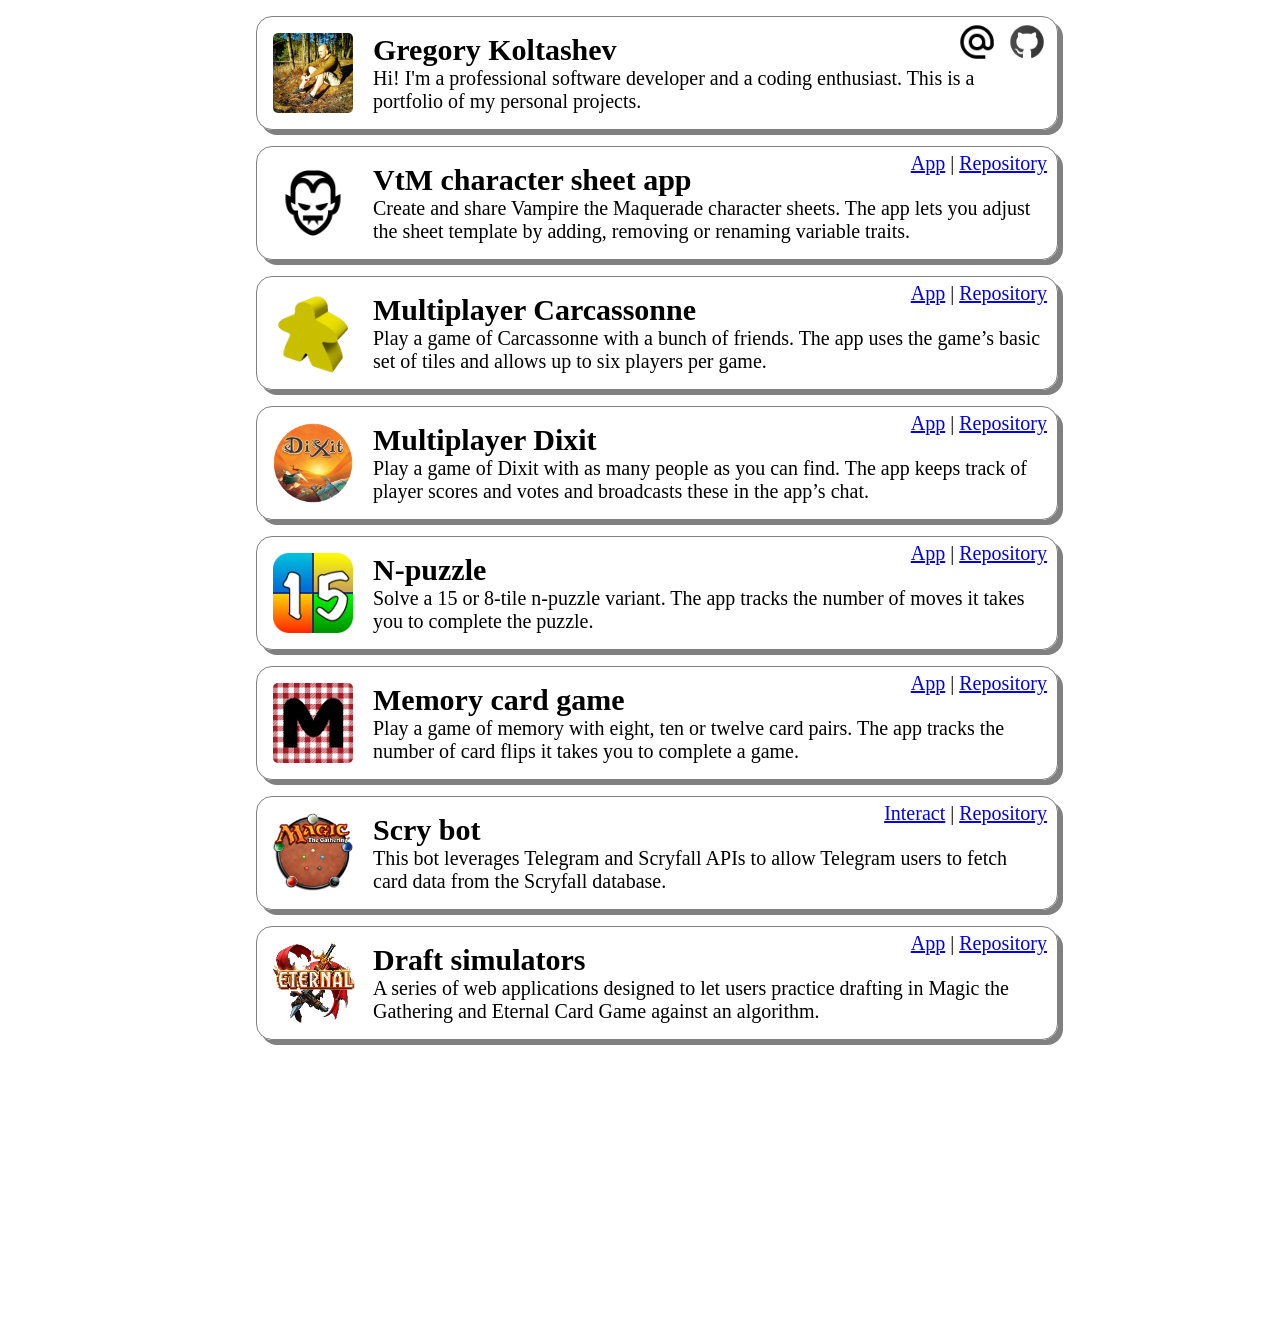
<file: index.html>
<!DOCTYPE html>
<html>
    <head>
        <title>
            Portfolio
        </title>
        <link rel="stylesheet" href="style.css">
        <script src="script.js"></script>
    </head>
    <body>
        <div id="feed">

            <!--MOI-->
            <div class="entries" id="moi" onclick="toggle('moi')">
                <div class="nav">
                    <a class="socmedicons"
                       href="mailto:grigory.koltashev@gmail.com">
                        <img src="icons/email.png" alt="Email" class="icons">
                    </a>
                    <!--<a class="socmedicons"
                       href="https://www.linkedin.com/in/gregory-koltashev-5167117b/">
                        <img src="icons/linkedin.png" alt="LinkedIn" class="icons">
                    </a>-->
                    <a class="socmedicons"
                       href="https://github.com/Konntroll">
                        <img src="icons/github.png" alt="GitHub" class="icons">
                    </a>
                </div>
                <img src="logos/avatar.jpg" class="logos" id="moiLogo" />
                <div class="text" id="moiText">
                    <div class="headers">Gregory Koltashev</div>
                    <div class="intros">
                        Hi! I'm a professional software developer and a coding enthusiast. This is a portfolio of my personal projects.
                        <p class="additionalText" id="moiExt">Click on the panels below for more info. Better yet, play with the apps and let me know what you think. <b>NB:</b> Heroku apps are "sleepy" so please allow 10 seconds for them to start working.</p>
                    </div>
                    <div class="details" id="moiDeets">
                        
                    </div>
                </div>
            </div>

            <!--Vampire the Masquerade-->
            <div class="entries" id="vtm" onclick="toggle('vtm')">
                <div class="nav">
                    <a href="https://charsheets-7856b.web.app/">App</a>
                    |
                    <a href="https://github.com/Konntroll/charsheets">Repository</a>
                </div>
                <img src="logos/vtm.png" class="logos" id="vtmLogo" />
                <div class="text" id="vtmText">
                    <div class="headers">VtM character sheet app</div>
                    <div class="intros">
                        Create and share Vampire the Maquerade character sheets. The app lets you adjust the sheet template by adding, removing or renaming variable traits.
                        <span class="additionalText" id="vtmExt">Furthermore, the app accounts for trait limit changes due to lower character generations. This lets you customize your character sheets in ways no printable version can.</span>
                    </div>
                    <div class="details" id="vtmDeets">
                        <div id="stack">
                            <div class="headers">Built with:</div>
                            <img src="icons/angular.png" alt="Angular" class="icons">
                            <img src="icons/ts.png" alt="TypeScript" class="icons">
                            <img src="icons/firebase.png" alt="Firebase" class="icons">
                            <img src="icons/html.png" alt="HTML" class="icons">
                            <img src="icons/css.png" alt="CSS" class="icons">
                        </div>
                        <div id="hosting">
                            <div class="headers">Hosted on:</div>
                            <img src="icons/firebase.png" alt="GitHub Pages" class="icons">
                        </div>
                        <div class="objectives">
                            <div class="headers">Objectives:</div>
                            <ul>
                                <li>Explore the Angular framework and TypeScript</li>
                                <li>Explore Firebase Firestore as a lightweight database option</li>
                                <li>Implement an application that requires basic user authentication</li>
                            </ul>
                        </div>
                    </div>
                </div>
            </div>

            <!--Carcassonne-->
            <div class="entries" id="carcassonne" onclick="toggle('carcassonne')">
                <div class="nav">
                    <a href="https://carcassonne-with-friendz.herokuapp.com/">App</a>
                    |
                    <a href="https://github.com/Konntroll/carcassonne">Repository</a>
                </div>
                <img src="logos/carcassonne.png" class="logos" id="carcassonneLogo" />
                <div class="text" id="carcassonneText">
                    <div class="headers">Multiplayer Carcassonne</div>
                    <div class="intros">
                        Play a game of Carcassonne with a bunch of friends. The app uses the game’s basic set of tiles and allows up to six players per game.
                        <span class="additionalText" id="carcassonneExt">The app doesn’t automatically track the score leaving it to the players but it does validate tile placements. In rare cases where a tile cannot be played, the app lets the player draw a new tile.</span>
                    </div>
                    <div class="details" id="carcassonneDeets">
                        <div id="stack">
                            <div class="headers">Built with:</div>
                            <img src="icons/node.png" alt="Node.js" class="icons">
                            <img src="icons/socketio.png" alt="Socket.io" class="icons">
                            <img src="icons/js.png" alt="JavaScript" class="icons">
                            <img src="icons/html.png" alt="HTML" class="icons">
                            <img src="icons/css.png" alt="CSS" class="icons">
                        </div>
                        <div id="hosting">
                            <div class="headers">Hosted on:</div>
                            <img src="icons/heroku.png" alt="Heroku" class="icons">
                        </div>
                        <div class="objectives">
                            <div class="headers">Objectives:</div>
                            <ul>
                                <li>Create an application that lets multiple users interact in real time</li>
                                <li>Explore Node.js as a backend development technology</li>
                                <li>Build something fun to share with friends</li>
                            </ul>
                        </div>
                    </div>
                </div>
            </div>

            <!--Dixit-->
            <div class="entries" id="dixit" onclick="toggle('dixit')">
                <div class="nav">
                    <a href="https://dixit-with-friendz.herokuapp.com/">App</a>
                    |
                    <a href="https://github.com/Konntroll/dixit">Repository</a>
                </div>
                <img src="logos/dixit.png" class="logos" id="dixitLogo" />
                <div class="text" id="dixitText">
                    <div class="headers">Multiplayer Dixit</div>
                    <div class="intros">
                        Play a game of Dixit with as many people as you can find. The app keeps track of player scores and votes and broadcasts these in the app’s chat.
                        <span class="additionalText" id="dixitExt">The number of players is unlimited but the game requires at least three players to play.</span>
                    </div>
                    <div class="details" id="dixitDeets">
                        <div id="stack">
                            <div class="headers">Built with:</div>
                            <img src="icons/node.png" alt="Node.js" class="icons">
                            <img src="icons/socketio.png" alt="Socket.io" class="icons">
                            <img src="icons/js.png" alt="JavaScript" class="icons">
                            <img src="icons/html.png" alt="HTML" class="icons">
                            <img src="icons/css.png" alt="CSS" class="icons">
                        </div>
                        <div id="hosting">
                            <div class="headers">Hosted on:</div>
                            <img src="icons/heroku.png" alt="Heroku" class="icons">
                        </div>
                        <div class="objectives">
                            <div class="headers">Objectives:</div>
                            <ul>
                                <li>Create an application that lets multiple users interact in real time</li>
                                <li>Explore Node.js as a backend development technology</li>
                                <li>Build something fun to share with friends</li>
                            </ul>
                        </div>
                    </div>
                </div>
            </div>

            <!--N-puzzle-->
            <div class="entries" id="npuzzle" onclick="toggle('npuzzle')">
                <div class="nav">
                    <a href="https://konntroll.github.io/npuzzle/npuzzle.html">App</a>
                    |
                    <a href="https://github.com/Konntroll/Konntroll.github.io/tree/master/npuzzle">Repository</a>
                </div>
                <img src="logos/npuzzle.png" class="logos" id="npuzzleLogo" />
                <div class="text" id="npuzzleText">
                    <div class="headers">N-puzzle</div>
                    <div class="intros">
                        Solve a 15 or 8-tile n-puzzle variant. The app tracks the number of moves it takes you to complete the puzzle.
                        <span class="additionalText" id="npuzzleExt">It also checks if each randomized set of tiles to be displayed to the user has a solution and, if not, replaces it with a new set.</span>
                    </div>
                    <div class="details" id="npuzzleDeets">
                        <div id="stack">
                            <div class="headers">Built with:</div>
                            <img src="icons/vue.png" alt="Vue.js" class="icons">
                            <img src="icons/js.png" alt="JavaScript" class="icons">
                            <img src="icons/css.png" alt="CSS" class="icons">
                            <img src="icons/html.png" alt="HTML" class="icons">
                        </div>
                        <div id="hosting">
                            <div class="headers">Hosted on:</div>
                            <img src="icons/github.png" alt="GitHub Pages" class="icons">
                        </div>
                        <div class="objectives">
                            <div class="headers">Objectives:</div>
                            <ul>
                                <li>Explore Vue.js as my first frontend framework</li>
                                <li>Practice building UIs that respond to user actions</li>
                            </ul>
                        </div>
                    </div>
                </div>
            </div>

            <!--Memory-->
            <div class="entries" id="memory" onclick="toggle('memory')">
                <div class="nav">
                    <a href="https://konntroll.github.io/memo/memoflip.html">App</a>
                    |
                    <a href="https://github.com/Konntroll/Konntroll.github.io/tree/master/memo">Repository</a>
                </div>
                <img src="logos/memory.png" class="logos" id="memoryLogo" />
                <div class="text" id="memoryText">
                    <div class="headers">Memory card game</div>
                    <div class="intros">
                        Play a game of memory with eight, ten or twelve card pairs. The app tracks the number of card flips it takes you to complete a game.
                        <span class="additionalText" id="memoryExt"></span>
                    </div>
                    <div class="details" id="memoryDeets">
                        <div id="stack">
                            <div class="headers">Built with:</div>
                            <img src="icons/vue.png" alt="Vue.js" class="icons">
                            <img src="icons/js.png" alt="JavaScript" class="icons">
                            <img src="icons/css.png" alt="CSS" class="icons">
                            <img src="icons/html.png" alt="HTML" class="icons">
                        </div>
                        <div id="hosting">
                            <div class="headers">Hosted on:</div>
                            <img src="icons/github.png" alt="GitHub Pages" class="icons">
                        </div>
                        <div class="objectives">
                            <div class="headers">Objectives:</div>
                            <ul>
                                <li>Explore Vue.js as my first frontend framework</li>
                                <li>Practice building UIs that respond to user actions</li>
                            </ul>
                        </div>
                    </div>
                </div>
            </div>

            <!--Telegram bot-->
            <div class="entries" id="telegram" onclick="toggle('telegram')">
                <div class="nav">
                    <a href="http://t.me/mtg_card_info_bot">Interact</a>
                    |
                    <a href="https://github.com/Konntroll/scrybot">Repository</a>
                </div>
                <img src="logos/magic.png" class="logos" id="telegramLogo" />
                <div class="text" id="telegramText">
                    <div class="headers">Scry bot</div>
                    <div class="intros">
                        This bot leverages Telegram and Scryfall APIs to allow Telegram users to fetch card data from the Scryfall database.
                        <span class="additionalText" id="telegramExt">The information that the bot retrieves includes a card image, either latest or specific to the user’s request, as well as format legality info and card price in euro. This can be handy in Magic-themed group chats and elsewhere.</span>
                    </div>
                    <div class="details" id="telegramDeets">
                        <div id="stack">
                            <div class="headers">Built with:</div>
                            <img src="icons/node.png" alt="Node.js" class="icons">
                        </div>
                        <div id="hosting">
                            <div class="headers">Hosted on:</div>
                            <img src="icons/heroku.png" alt="Heroku" class="icons">
                        </div>
                        <div class="objectives">
                            <div class="headers">Objectives:</div>
                            <ul>
                                <li>Try my hand at bot building and explore Node.js</li>
                                <li>Practice working with APIs</li>
                                <li>Create a practical utility I’d want to use myself</li>
                            </ul>
                        </div>
                    </div>
                </div>
            </div>

            <!--Draft simulators-->
            <div class="entries" id="draft" onclick="toggle('draft')">
                <div class="nav">
                    <a href="http://eternal-draft-simulator.herokuapp.com/draftsim.php">App</a>
                    |
                    <a href="https://github.com/Konntroll/EternalDraftSim_v0.1">Repository</a>
                </div>
                <img src="logos/eternal.png" class="logos" id="draftLogo" />
                <div class="text" id="draftText">
                    <div class="headers">Draft simulators</div>
                    <div class="intros">
                        A series of web applications designed to let users practice drafting in Magic the Gathering and Eternal Card Game against an algorithm.
                        <span class="additionalText" id="draftExt">In each case the algorithm in question would be the principal difference between the implementations. The first two apps were designed for Magic the Gathering. The latter was built for Eternal Card Game and featured a UI reminiscent of the one implemented in the actual game. This is the version currently available on Heroku.</span>
                    </div>
                    <div class="details" id="draftDeets">
                        <div id="stack">
                            <div class="headers">Built with:</div>
                            <img src="icons/php.png" alt="PHP" class="icons">
                            <img src="icons/mysql.png" alt="MySQL" class="icons">
                            <img src="icons/js.png" alt="JavaScript" class="icons">
                            <img src="icons/css.png" alt="CSS" class="icons">
                            <img src="icons/html.png" alt="HTML" class="icons">
                        </div>
                        <div id="hosting">
                            <div class="headers">Hosted on:</div>
                            <img src="icons/heroku.png" alt="Heroku" class="icons">
                        </div>
                        <div class="objectives">
                            <div class="headers">Objectives:</div>
                            <ul>
                                <li>First attempts at building apps I'd want to use</li>
                                <li>Learn PHP / MySQL ecosystem</li>
                                <li>First attempts at putting together a workable UI</li>
                            </ul>
                        </div>
                    </div>
                </div>
            </div>

        </div>        
    </body>
</html>
</file>
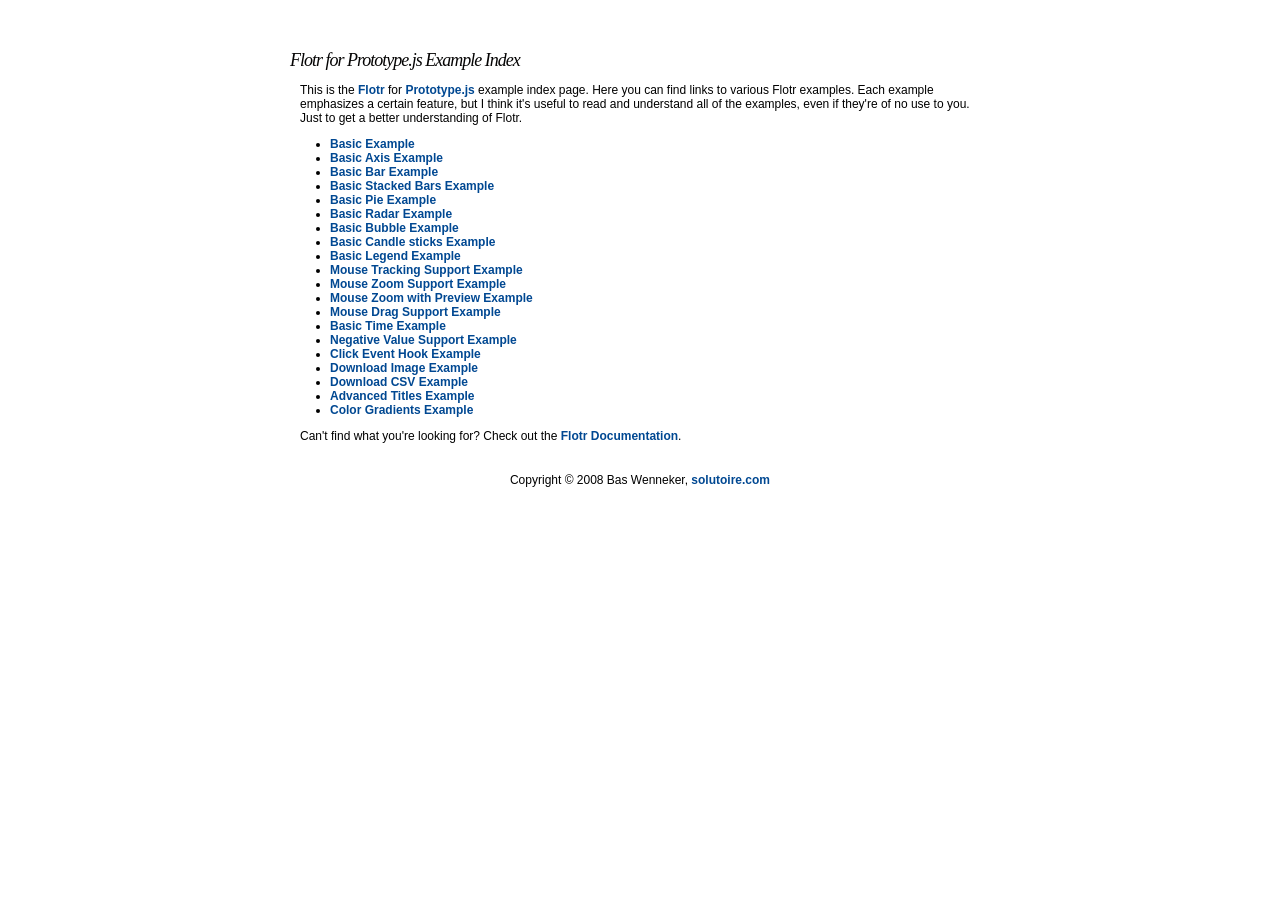
<file: Flotr2-master/old_examples/index.html>
<!DOCTYPE HTML PUBLIC "-//W3C//DTD HTML 4.01//EN" "http://www.w3.org/TR/html4/strict.dtd">
<html>
	<head>
		<meta http-equiv="Content-Type" content="text/html; charset=iso-8859-1" />
    <meta http-equiv="X-UA-Compatible" content="IE=edge" />
		<title>Flotr Example Index Page</title>
		<link rel="stylesheet" href="style.css" type="text/css" />
	</head>
	<body>
		
		<!-- ad -->
		
		<div id="wrapper">
			<h1>Flotr for Prototype.js Example Index</h1>
			<p>
				This is the <a href="http://www.solutoire.com/flotr">Flotr</a> for <a href="http://www.prototypejs.org/" target="_blank">Prototype.js</a> example index page. Here you can find links to various Flotr examples.
				Each example emphasizes a certain feature, but I think it's useful to read and understand all of the examples,
				even if they're of no use to you. Just to get a better understanding of Flotr.
			</p>
			
			<ul>
				<li><a href="basic.html">Basic Example</a></li>
				<li><a href="basic-axis.html">Basic Axis Example</a></li>
				<li><a href="basic-bar.html">Basic Bar Example</a></li>
				<li><a href="basic-stacked-bars.html">Basic Stacked Bars Example</a></li>
				<li><a href="basic-pie.html">Basic Pie Example</a></li>
				<li><a href="basic-radar.html">Basic Radar Example</a></li>
				<li><a href="basic-bubble.html">Basic Bubble Example</a></li>
				<li><a href="basic-candlesticks.html">Basic Candle sticks Example</a></li>
				<li><a href="basic-legend.html">Basic Legend Example</a></li>
				<li><a href="mouse-tracking.html">Mouse Tracking Support Example</a></li>
				<li><a href="mouse-zoom.html">Mouse Zoom Support Example</a></li>
				<li><a href="mouse-zoom-preview.html">Mouse Zoom with Preview Example</a></li>
				<li><a href="mouse-drag.html">Mouse Drag Support Example</a></li>
				<li><a href="basic-time.html">Basic Time Example</a></li>
				<li><a href="negative.html">Negative Value Support Example</a></li>
                <!-- <li><a href="extending-flotr.html">Extending Flotr Example</a></li> -->
				<li><a href="click-event.html">Click Event Hook Example</a></li>						
                <!--
				<li><a href="json-real-data.html">JSON Request on Real Data Example</a></li>
				<li><a href="json-data.html">JSON Request Data Example</a></li>
                -->
				<li><a href="image-download.html">Download Image Example</a></li>
				<li><a href="data-download.html">Download CSV Example</a></li>
				<li><a href="advanced-titles.html">Advanced Titles Example</a></li>
        <li><a href="color-gradients.html">Color Gradients Example</a></li>
			</ul>
			
            <!-- <p>If you want to play more, go the playground <a href="../../playground/index.html" title="Flotr Playground">Flotr Playground</a>.</p> -->
			<p>Can't find what you're looking for? Check out the <a href="http://www.solutoire.com/flotr/docs/" title="Flotr Documentation">Flotr Documentation</a>.</p>
			
			<div id="footer">Copyright &copy; 2008 Bas Wenneker, <a href="http://www.solutoire.com">solutoire.com</a></div>
			
			<!-- ad -->
			
			<!-- analytics -->
			
		</div>		
	</body>
</html>
</file>
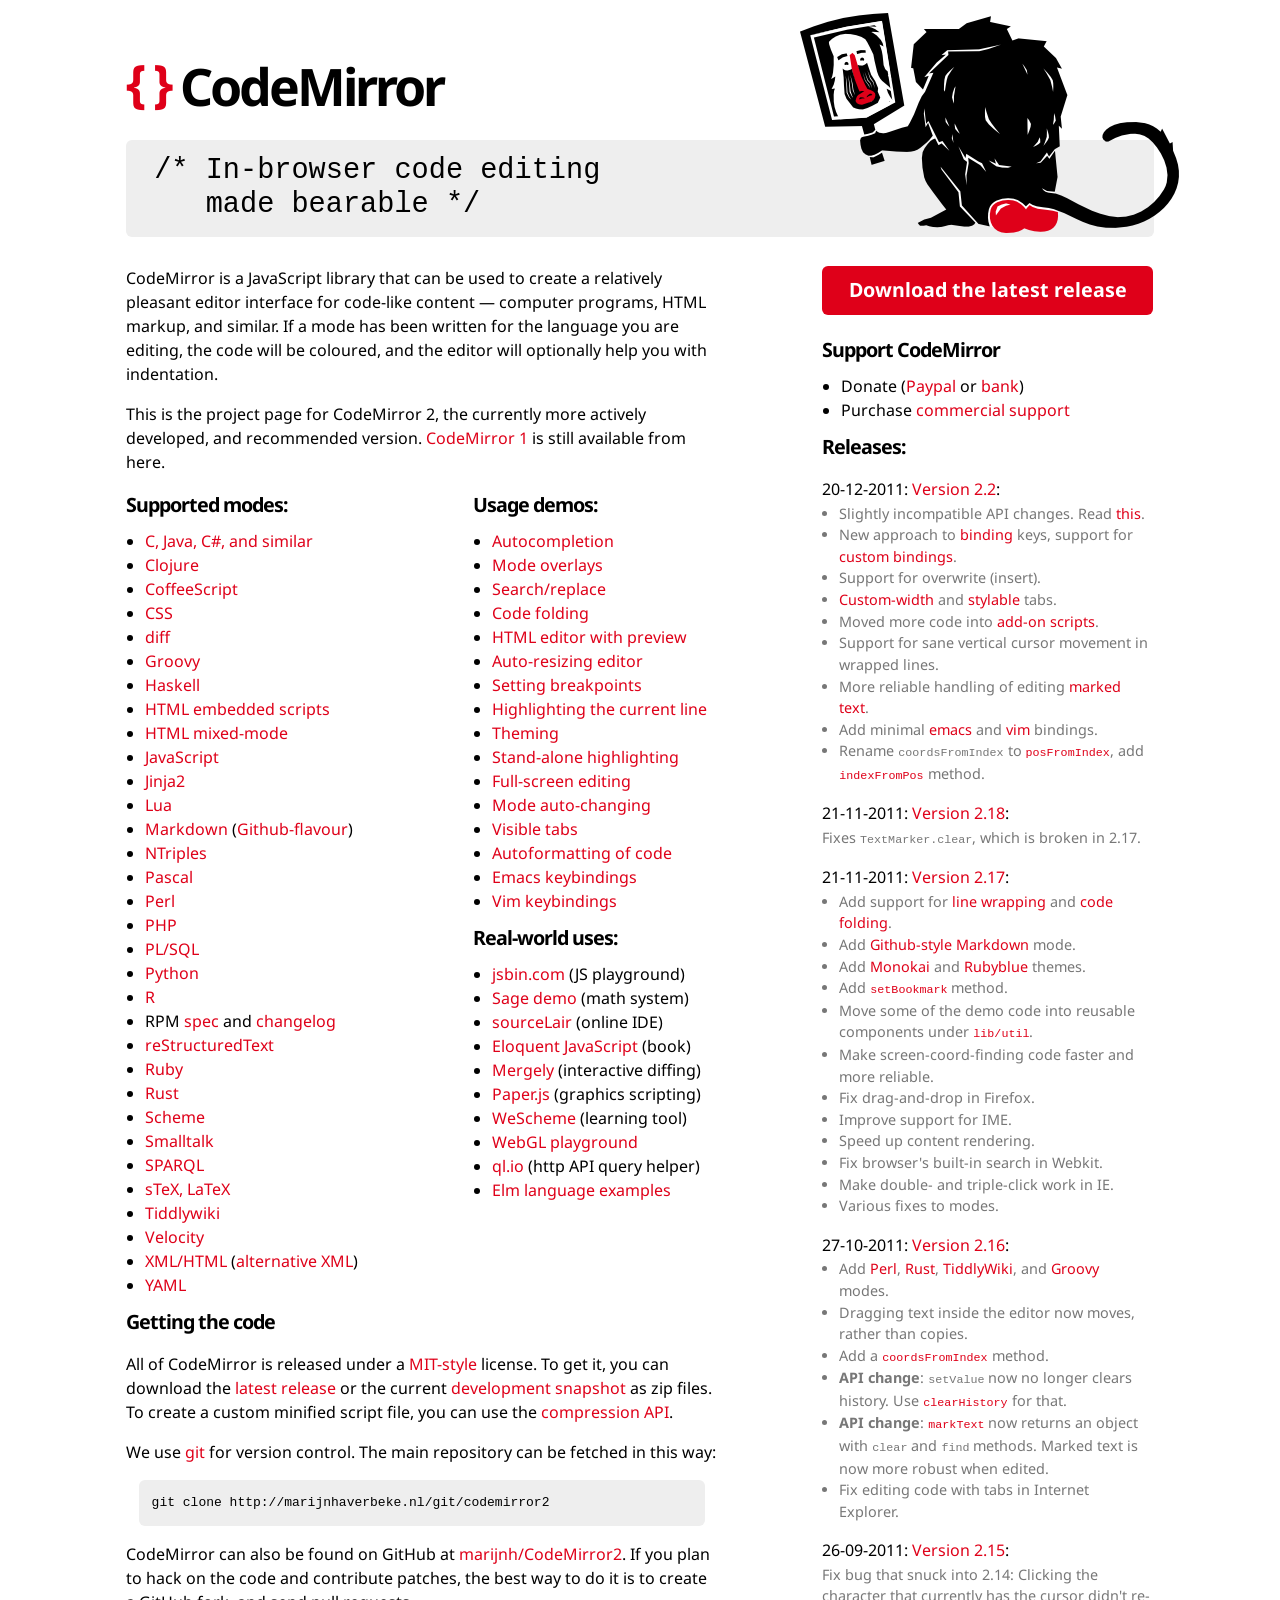
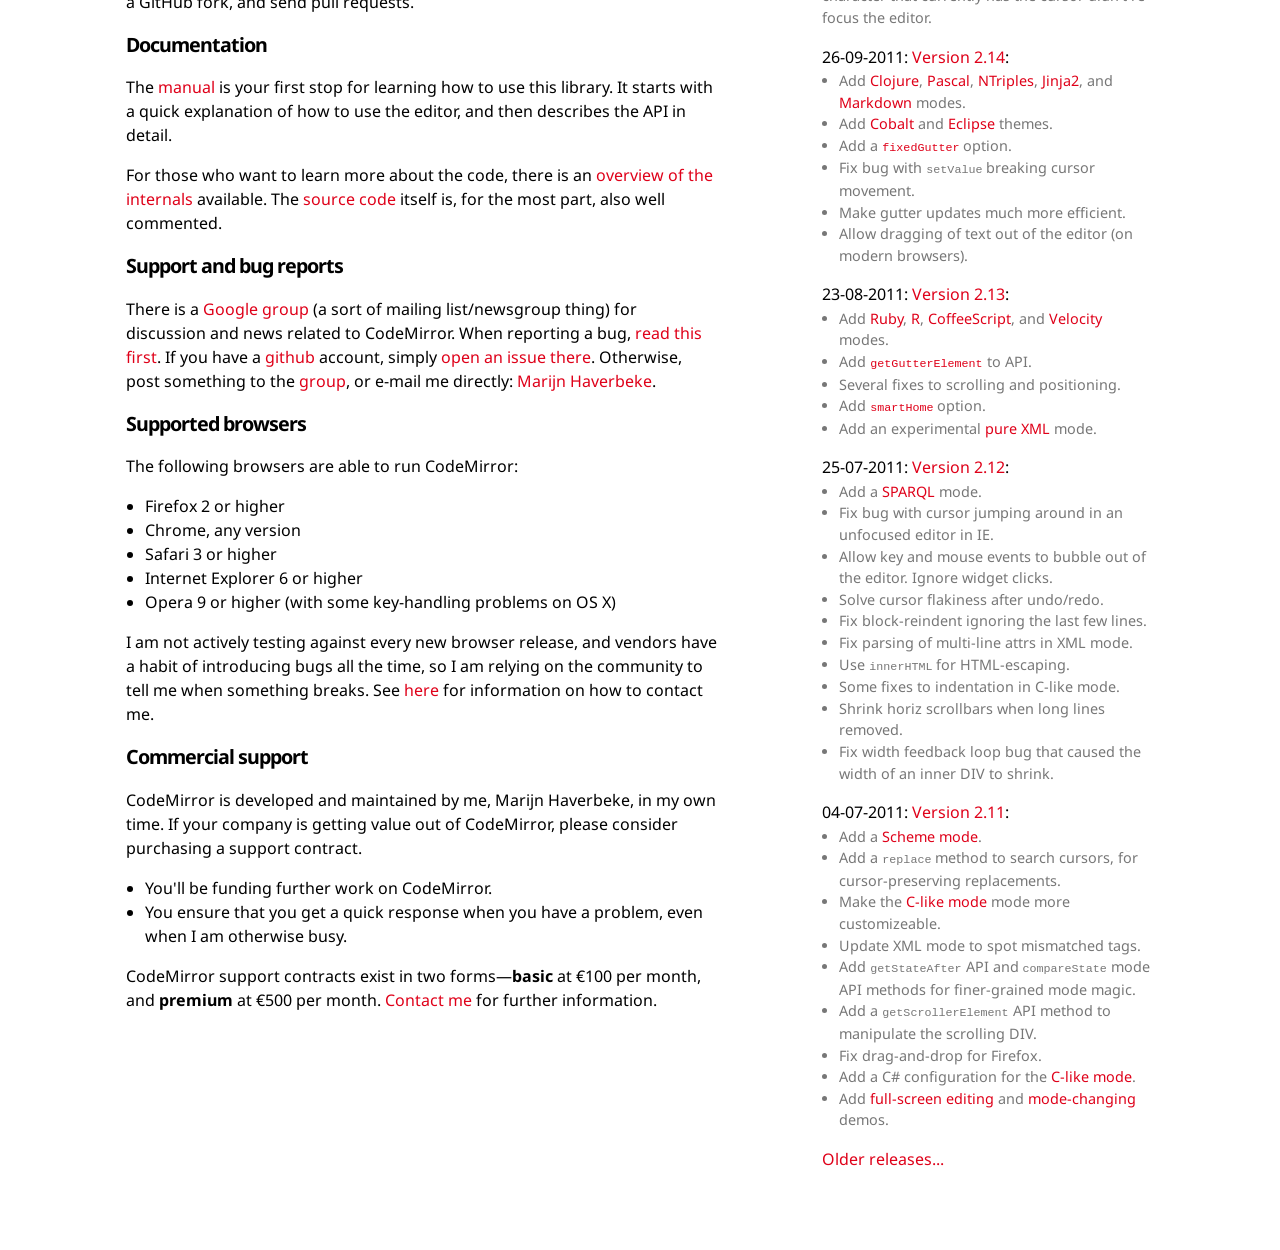
<file: Flotr2-master/lib/codemirror/index.html>
<!doctype html>
<html>
  <head>
    <title>CodeMirror</title>
    <link rel="stylesheet" type="text/css" href="http://fonts.googleapis.com/css?family=Droid+Sans|Droid+Sans:bold"/>
    <link rel="stylesheet" type="text/css" href="doc/docs.css"/>
    <meta http-equiv="Content-Type" content="text/html; charset=utf-8"/>
    <link rel="alternate" href="http://twitter.com/statuses/user_timeline/242283288.rss" type="application/rss+xml"/>
  </head>
  <body>

<h1><span class="logo-braces">{ }</span> <a href="http://codemirror.net/">CodeMirror</a></h1>

<pre class="grey">
<img src="doc/baboon.png" class="logo" alt="logo"/>/* In-browser code editing
   made bearable */
</pre>

<div class="clear"><div class="left blk">

  <p style="margin-top: 0">CodeMirror is a JavaScript library that can
  be used to create a relatively pleasant editor interface for
  code-like content &#x2015; computer programs, HTML markup, and
  similar. If a mode has been written for the language you are
  editing, the code will be coloured, and the editor will optionally
  help you with indentation.</p>

  <p>This is the project page for CodeMirror 2, the currently more
  actively developed, and recommended
  version. <a href="1/index.html">CodeMirror 1</a> is still available
  from here.</p>

  <div class="clear"><div class="left1 blk">

    <h2 style="margin-top: 0">Supported modes:</h2>

    <ul>
      <li><a href="mode/clike/index.html">C, Java, C#, and similar</a></li>
      <li><a href="mode/clojure/index.html">Clojure</a></li>
      <li><a href="mode/coffeescript/index.html">CoffeeScript</a></li>
      <li><a href="mode/css/index.html">CSS</a></li>
      <li><a href="mode/diff/index.html">diff</a></li>
      <li><a href="mode/groovy/index.html">Groovy</a></li>
      <li><a href="mode/haskell/index.html">Haskell</a></li>
      <li><a href="mode/htmlembedded/index.html">HTML embedded scripts</a></li>
      <li><a href="mode/htmlmixed/index.html">HTML mixed-mode</a></li>
      <li><a href="mode/javascript/index.html">JavaScript</a></li>
      <li><a href="mode/jinja2/index.html">Jinja2</a></li>
      <li><a href="mode/lua/index.html">Lua</a></li>
      <li><a href="mode/markdown/index.html">Markdown</a> (<a href="mode/gfm/index.html">Github-flavour</a>)</li>
      <li><a href="mode/ntriples/index.html">NTriples</a></li>
      <li><a href="mode/pascal/index.html">Pascal</a></li>
      <li><a href="mode/perl/index.html">Perl</a></li>
      <li><a href="mode/php/index.html">PHP</a></li>
      <li><a href="mode/plsql/index.html">PL/SQL</a></li>
      <li><a href="mode/python/index.html">Python</a></li>
      <li><a href="mode/r/index.html">R</a></li>
      <li>RPM <a href="mode/rpm/spec/index.html">spec</a> and <a href="mode/rpm/changes/index.html">changelog</a></li>
      <li><a href="mode/rst/index.html">reStructuredText</a></li>
      <li><a href="mode/ruby/index.html">Ruby</a></li>
      <li><a href="mode/rust/index.html">Rust</a></li>
      <li><a href="mode/scheme/index.html">Scheme</a></li>
      <li><a href="mode/smalltalk/index.html">Smalltalk</a></li>
      <li><a href="mode/sparql/index.html">SPARQL</a></li>
      <li><a href="mode/stex/index.html">sTeX, LaTeX</a></li>
      <li><a href="mode/tiddlywiki/index.html">Tiddlywiki</a></li>
      <li><a href="mode/velocity/index.html">Velocity</a></li>
      <li><a href="mode/xml/index.html">XML/HTML</a> (<a href="mode/xmlpure/index.html">alternative XML</a>)</li>
      <li><a href="mode/yaml/index.html">YAML</a></li>
    </ul>

  </div><div class="left2 blk">

    <h2 style="margin-top: 0">Usage demos:</h2>

    <ul>
      <li><a href="demo/complete.html">Autocompletion</a></li>
      <li><a href="demo/mustache.html">Mode overlays</a></li>
      <li><a href="demo/search.html">Search/replace</a></li>
      <li><a href="demo/folding.html">Code folding</a></li>
      <li><a href="demo/preview.html">HTML editor with preview</a></li>
      <li><a href="demo/resize.html">Auto-resizing editor</a></li>
      <li><a href="demo/marker.html">Setting breakpoints</a></li>
      <li><a href="demo/activeline.html">Highlighting the current line</a></li>
      <li><a href="demo/theme.html">Theming</a></li>
      <li><a href="demo/runmode.html">Stand-alone highlighting</a></li>
      <li><a href="demo/fullscreen.html">Full-screen editing</a></li>
      <li><a href="demo/changemode.html">Mode auto-changing</a></li>
      <li><a href="demo/visibletabs.html">Visible tabs</a></li>
      <li><a href="demo/formatting.html">Autoformatting of code</a></li>
      <li><a href="demo/emacs.html">Emacs keybindings</a></li>
      <li><a href="demo/vim.html">Vim keybindings</a></li>
    </ul>

    <h2>Real-world uses:</h2>

    <ul>
      <li><a href="http://jsbin.com">jsbin.com</a> (JS playground)</li>
      <li><a href="http://buzzard.ups.edu/">Sage demo</a> (math system)</li>
      <li><a href="http://www.sourcelair.com/">sourceLair</a> (online IDE)</li>
      <li><a href="http://eloquentjavascript.net/chapter1.html">Eloquent JavaScript</a> (book)</a></li>
      <li><a href="http://www.mergely.com/">Mergely</a> (interactive diffing)</li>
      <li><a href="http://paperjs.org/">Paper.js</a> (graphics scripting)</li>
      <li><a href="http://www.wescheme.org/">WeScheme</a> (learning tool)</li>
      <li><a href="http://webglplayground.net/">WebGL playground</a></li>
      <li><a href="http://ql.io/">ql.io</a> (http API query helper)</li>
      <li><a href="http://elm-lang.org/Examples.elm">Elm language examples</a></li>
     </ul>

  </div></div>

  <h2 id="code">Getting the code</h2>

  <p>All of CodeMirror is released under a <a
  href="LICENSE">MIT-style</a> license. To get it, you can download
  the <a href="http://codemirror.net/codemirror.zip">latest
  release</a> or the current <a
  href="http://codemirror.net/codemirror2-latest.zip">development
  snapshot</a> as zip files. To create a custom minified script file,
  you can use the <a href="doc/compress.html">compression API</a>.</p>

  <p>We use <a href="http://git-scm.com/">git</a> for version control.
  The main repository can be fetched in this way:</p>

  <pre class="code">git clone http://marijnhaverbeke.nl/git/codemirror2</pre>

  <p>CodeMirror can also be found on GitHub at <a
  href="http://github.com/marijnh/CodeMirror2">marijnh/CodeMirror2</a>.
  If you plan to hack on the code and contribute patches, the best way
  to do it is to create a GitHub fork, and send pull requests.</p>

  <h2 id="documention">Documentation</h2>

  <p>The <a href="doc/manual.html">manual</a> is your first stop for
  learning how to use this library. It starts with a quick explanation
  of how to use the editor, and then describes the API in detail.</p>

  <p>For those who want to learn more about the code, there is
  an <a href="doc/internals.html">overview of the internals</a> available.
  The <a href="http://github.com/marijnh/CodeMirror2">source code</a>
  itself is, for the most part, also well commented.</p>

  <h2 id="support">Support and bug reports</h2>

  <p>There is
  a <a href="http://groups.google.com/group/codemirror">Google
  group</a> (a sort of mailing list/newsgroup thing) for discussion
  and news related to CodeMirror. When reporting a bug,
  <a href="doc/reporting.html">read this first</a>. If you have
  a <a href="http://github.com">github</a> account,
  simply <a href="http://github.com/marijnh/CodeMirror2/issues">open
  an issue there</a>. Otherwise, post something to
  the <a href="http://groups.google.com/group/codemirror">group</a>,
  or e-mail me directly: <a href="mailto:marijnh@gmail.com">Marijn
  Haverbeke</a>.</p>

  <h2 id="supported">Supported browsers</h2>

  <p>The following browsers are able to run CodeMirror:</p>

  <ul>
    <li>Firefox 2 or higher</li>
    <li>Chrome, any version</li>
    <li>Safari 3 or higher</li>
    <li>Internet Explorer 6 or higher</li>
    <li>Opera 9 or higher (with some key-handling problems on OS X)</li>
  </ul>

  <p>I am not actively testing against every new browser release, and
  vendors have a habit of introducing bugs all the time, so I am
  relying on the community to tell me when something breaks.
  See <a href="#support">here</a> for information on how to contact
  me.</p>

  <h2 id="commercial">Commercial support</h2>

  <p>CodeMirror is developed and maintained by me, Marijn Haverbeke,
  in my own time. If your company is getting value out of CodeMirror,
  please consider purchasing a support contract.</p>

  <ul>
    <li>You'll be funding further work on CodeMirror.</li>
    <li>You ensure that you get a quick response when you have a
    problem, even when I am otherwise busy.</li>
  </ul>

  <p>CodeMirror support contracts exist in two
  forms—<strong>basic</strong> at €100 per month,
  and <strong>premium</strong> at €500 per
  month. <a href="mailto:marijnh@gmail.com">Contact me</a> for further
  information.</p>

</div>

<div class="right blk">

  <a href="http://codemirror.net/codemirror.zip" class="download">Download the latest release</a>

  <h2>Support CodeMirror</h2>

  <ul>
    <li>Donate
    (<span onclick="document.getElementById('paypal').submit();"
    class="quasilink">Paypal</span>
    or <span onclick="document.getElementById('bankinfo').style.display = 'block';"
             class="quasilink">bank</span>)</li>
    <li>Purchase <a href="#commercial">commercial support</a></li>
  </ul>

  <p id="bankinfo" style="display: none;">
    Bank: <i>Rabobank</i><br/>
    Country: <i>Netherlands</i><br/>
    SWIFT: <i>RABONL2U</i><br/>
    Account: <i>147850770</i><br/>
    Name: <i>Marijn Haverbeke</i><br/>
    IBAN: <i>NL26 RABO 0147 8507 70</i>
  </p>

  <h2>Releases:</h2>

  <p class="rel">20-12-2011: <a href="http://codemirror.net/codemirror-2.2.zip">Version 2.2</a>:</p>

  <ul class="rel-note">
    <li>Slightly incompatible API changes. Read <a href="doc/upgrade_v2.2.html">this</a>.</li>
    <li>New approach
    to <a href="doc/manual.html#option_extraKeys">binding</a> keys,
    support for <a href="doc/manual.html#option_keyMap">custom
    bindings</a>.</li>
    <li>Support for overwrite (insert).</li>
    <li><a href="doc/manual.html#option_tabSize">Custom-width</a>
    and <a href="demo/visibletabs.html">stylable</a> tabs.</li>
    <li>Moved more code into <a href="doc/manual.html#addons">add-on scripts</a>.</li>
    <li>Support for sane vertical cursor movement in wrapped lines.</li>
    <li>More reliable handling of
    editing <a href="doc/manual.html#markText">marked text</a>.</li>
    <li>Add minimal <a href="demo/emacs.html">emacs</a>
    and <a href="demo/vim.html">vim</a> bindings.</li>
    <li>Rename <code>coordsFromIndex</code>
    to <a href="doc/manual.html#posFromIndex"><code>posFromIndex</code></a>,
    add <a href="doc/manual.html#indexFromPos"><code>indexFromPos</code></a>
    method.</li>
  </ul>

  <p class="rel">21-11-2011: <a href="http://codemirror.net/codemirror-2.18.zip">Version 2.18</a>:</p>
  <p class="rel-note">Fixes <code>TextMarker.clear</code>, which is broken in 2.17.</p>

  <p class="rel">21-11-2011: <a href="http://codemirror.net/codemirror-2.17.zip">Version 2.17</a>:</p>
  <ul class="rel-note">
    <li>Add support for <a href="doc/manual.html#option_lineWrapping">line
    wrapping</a> and <a href="doc/manual.html#hideLine">code
    folding</a>.</li>
    <li>Add <a href="mode/gfm/index.html">Github-style Markdown</a> mode.</li>
    <li>Add <a href="theme/monokai.css">Monokai</a>
    and <a href="theme/rubyblue.css">Rubyblue</a> themes.</li>
    <li>Add <a href="doc/manual.html#setBookmark"><code>setBookmark</code></a> method.</li>
    <li>Move some of the demo code into reusable components
    under <a href="lib/util/"><code>lib/util</code></a>.</li>
    <li>Make screen-coord-finding code faster and more reliable.</li>
    <li>Fix drag-and-drop in Firefox.</li>
    <li>Improve support for IME.</li>
    <li>Speed up content rendering.</li>
    <li>Fix browser's built-in search in Webkit.</li>
    <li>Make double- and triple-click work in IE.</li>
    <li>Various fixes to modes.</li>
  </ul>

  <p class="rel">27-10-2011: <a href="http://codemirror.net/codemirror-2.16.zip">Version 2.16</a>:</p>
  <ul class="rel-note">
    <li>Add <a href="mode/perl/index.html">Perl</a>, <a href="mode/rust/index.html">Rust</a>, <a href="mode/tiddlywiki/index.html">TiddlyWiki</a>, and <a href="mode/groovy/index.html">Groovy</a> modes.</li>
    <li>Dragging text inside the editor now moves, rather than copies.</li>
    <li>Add a <a href="doc/manual.html#coordsFromIndex"><code>coordsFromIndex</code></a> method.</li>
    <li><strong>API change</strong>: <code>setValue</code> now no longer clears history. Use <a href="doc/manual.html#clearHistory"><code>clearHistory</code></a> for that.</li>
    <li><strong>API change</strong>: <a href="doc/manual.html#markText"><code>markText</code></a> now
    returns an object with <code>clear</code> and <code>find</code>
    methods. Marked text is now more robust when edited.</li>
    <li>Fix editing code with tabs in Internet Explorer.</li>
  </ul>

  <p class="rel">26-09-2011: <a href="http://codemirror.net/codemirror-2.15.zip">Version 2.15</a>:</p>
  <p class="rel-note">Fix bug that snuck into 2.14: Clicking the
  character that currently has the cursor didn't re-focus the
  editor.</p>

  <p class="rel">26-09-2011: <a href="http://codemirror.net/codemirror-2.14.zip">Version 2.14</a>:</p>
  <ul class="rel-note">
    <li>Add <a href="mode/clojure/index.html">Clojure</a>, <a href="mode/pascal/index.html">Pascal</a>, <a href="mode/ntriples/index.html">NTriples</a>, <a href="mode/jinja2/index.html">Jinja2</a>, and <a href="mode/markdown/index.html">Markdown</a> modes.</li>
    <li>Add <a href="theme/cobalt.css">Cobalt</a> and <a href="theme/eclipse.css">Eclipse</a> themes.</li>
    <li>Add a <a href="doc/manual.html#option_fixedGutter"><code>fixedGutter</code></a> option.</li>
    <li>Fix bug with <code>setValue</code> breaking cursor movement.</li>
    <li>Make gutter updates much more efficient.</li>
    <li>Allow dragging of text out of the editor (on modern browsers).</li>
  </ul>

  <p class="rel">23-08-2011: <a href="http://codemirror.net/codemirror-2.13.zip">Version 2.13</a>:</p>
  <ul class="rel-note">
    <li>Add <a href="mode/ruby/index.html">Ruby</a>, <a href="mode/r/index.html">R</a>, <a href="mode/coffeescript/index.html">CoffeeScript</a>, and <a href="mode/velocity/index.html">Velocity</a> modes.</li>
    <li>Add <a href="doc/manual.html#getGutterElement"><code>getGutterElement</code></a> to API.</li>
    <li>Several fixes to scrolling and positioning.</li>
    <li>Add <a href="doc/manual.html#option_smartHome"><code>smartHome</code></a> option.</li>
    <li>Add an experimental <a href="mode/xmlpure/index.html">pure XML</a> mode.</li>
  </ul>

  <p class="rel">25-07-2011: <a href="http://codemirror.net/codemirror-2.12.zip">Version 2.12</a>:</p>
  <ul class="rel-note">
    <li>Add a <a href="mode/sparql/index.html">SPARQL</a> mode.</li>
    <li>Fix bug with cursor jumping around in an unfocused editor in IE.</li>
    <li>Allow key and mouse events to bubble out of the editor. Ignore widget clicks.</li>
    <li>Solve cursor flakiness after undo/redo.</li>
    <li>Fix block-reindent ignoring the last few lines.</li>
    <li>Fix parsing of multi-line attrs in XML mode.</li>
    <li>Use <code>innerHTML</code> for HTML-escaping.</li>
    <li>Some fixes to indentation in C-like mode.</li>
    <li>Shrink horiz scrollbars when long lines removed.</li>
    <li>Fix width feedback loop bug that caused the width of an inner DIV to shrink.</li>
  </ul>

  <p class="rel">04-07-2011: <a href="http://codemirror.net/codemirror-2.11.zip">Version 2.11</a>:</p>
  <ul class="rel-note">
    <li>Add a <a href="mode/scheme/index.html">Scheme mode</a>.</li>
    <li>Add a <code>replace</code> method to search cursors, for cursor-preserving replacements.</li>
    <li>Make the <a href="mode/clike/index.html">C-like mode</a> mode more customizeable.</li>
    <li>Update XML mode to spot mismatched tags.</li>
    <li>Add <code>getStateAfter</code> API and <code>compareState</code> mode API methods for finer-grained mode magic.</li>
    <li>Add a <code>getScrollerElement</code> API method to manipulate the scrolling DIV.</li>
    <li>Fix drag-and-drop for Firefox.</li>
    <li>Add a C# configuration for the <a href="mode/clike/index.html">C-like mode</a>.</li>
    <li>Add <a href="demo/fullscreen.html">full-screen editing</a> and <a href="demo/changemode.html">mode-changing</a> demos.</li>
  </ul>

  <p><a href="doc/oldrelease.html">Older releases...</a></p>

</div></div>

<div style="height: 2em">&nbsp;</div>

  <form action="https://www.paypal.com/cgi-bin/webscr" method="post" id="paypal">
    <input type="hidden" name="cmd" value="_s-xclick"/>
    <input type="hidden" name="hosted_button_id" value="3FVHS5FGUY7CC"/>
  </form>

  </body>
</html>
</file>
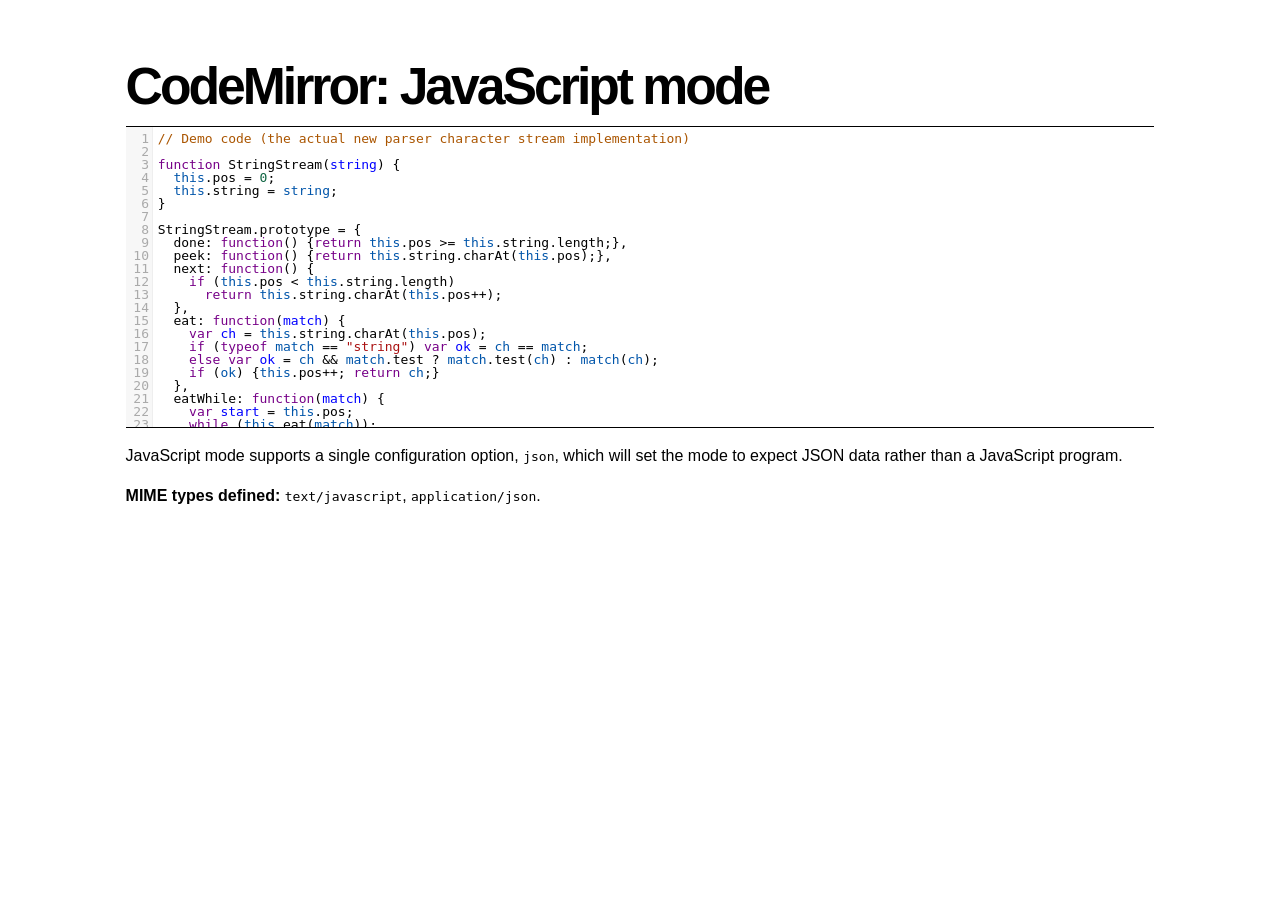
<file: Flotr2-master/examples/lib/codemirror/mode/javascript/index.html>
<!doctype html>
<html>
  <head>
    <title>CodeMirror: JavaScript mode</title>
    <link rel="stylesheet" href="../../lib/codemirror.css">
    <script src="../../lib/codemirror.js"></script>
    <script src="javascript.js"></script>
    <link rel="stylesheet" href="../../doc/docs.css">
    <style type="text/css">.CodeMirror {border-top: 1px solid black; border-bottom: 1px solid black;}</style>
  </head>
  <body>
    <h1>CodeMirror: JavaScript mode</h1>

<div><textarea id="code" name="code">
// Demo code (the actual new parser character stream implementation)

function StringStream(string) {
  this.pos = 0;
  this.string = string;
}

StringStream.prototype = {
  done: function() {return this.pos >= this.string.length;},
  peek: function() {return this.string.charAt(this.pos);},
  next: function() {
    if (this.pos &lt; this.string.length)
      return this.string.charAt(this.pos++);
  },
  eat: function(match) {
    var ch = this.string.charAt(this.pos);
    if (typeof match == "string") var ok = ch == match;
    else var ok = ch &amp;&amp; match.test ? match.test(ch) : match(ch);
    if (ok) {this.pos++; return ch;}
  },
  eatWhile: function(match) {
    var start = this.pos;
    while (this.eat(match));
    if (this.pos > start) return this.string.slice(start, this.pos);
  },
  backUp: function(n) {this.pos -= n;},
  column: function() {return this.pos;},
  eatSpace: function() {
    var start = this.pos;
    while (/\s/.test(this.string.charAt(this.pos))) this.pos++;
    return this.pos - start;
  },
  match: function(pattern, consume, caseInsensitive) {
    if (typeof pattern == "string") {
      function cased(str) {return caseInsensitive ? str.toLowerCase() : str;}
      if (cased(this.string).indexOf(cased(pattern), this.pos) == this.pos) {
        if (consume !== false) this.pos += str.length;
        return true;
      }
    }
    else {
      var match = this.string.slice(this.pos).match(pattern);
      if (match &amp;&amp; consume !== false) this.pos += match[0].length;
      return match;
    }
  }
};
</textarea></div>

    <script>
      var editor = CodeMirror.fromTextArea(document.getElementById("code"), {
        lineNumbers: true,
        matchBrackets: true
      });
    </script>

    <p>JavaScript mode supports a single configuration
    option, <code>json</code>, which will set the mode to expect JSON
    data rather than a JavaScript program.</p>

    <p><strong>MIME types defined:</strong> <code>text/javascript</code>, <code>application/json</code>.</p>
  </body>
</html>
</file>
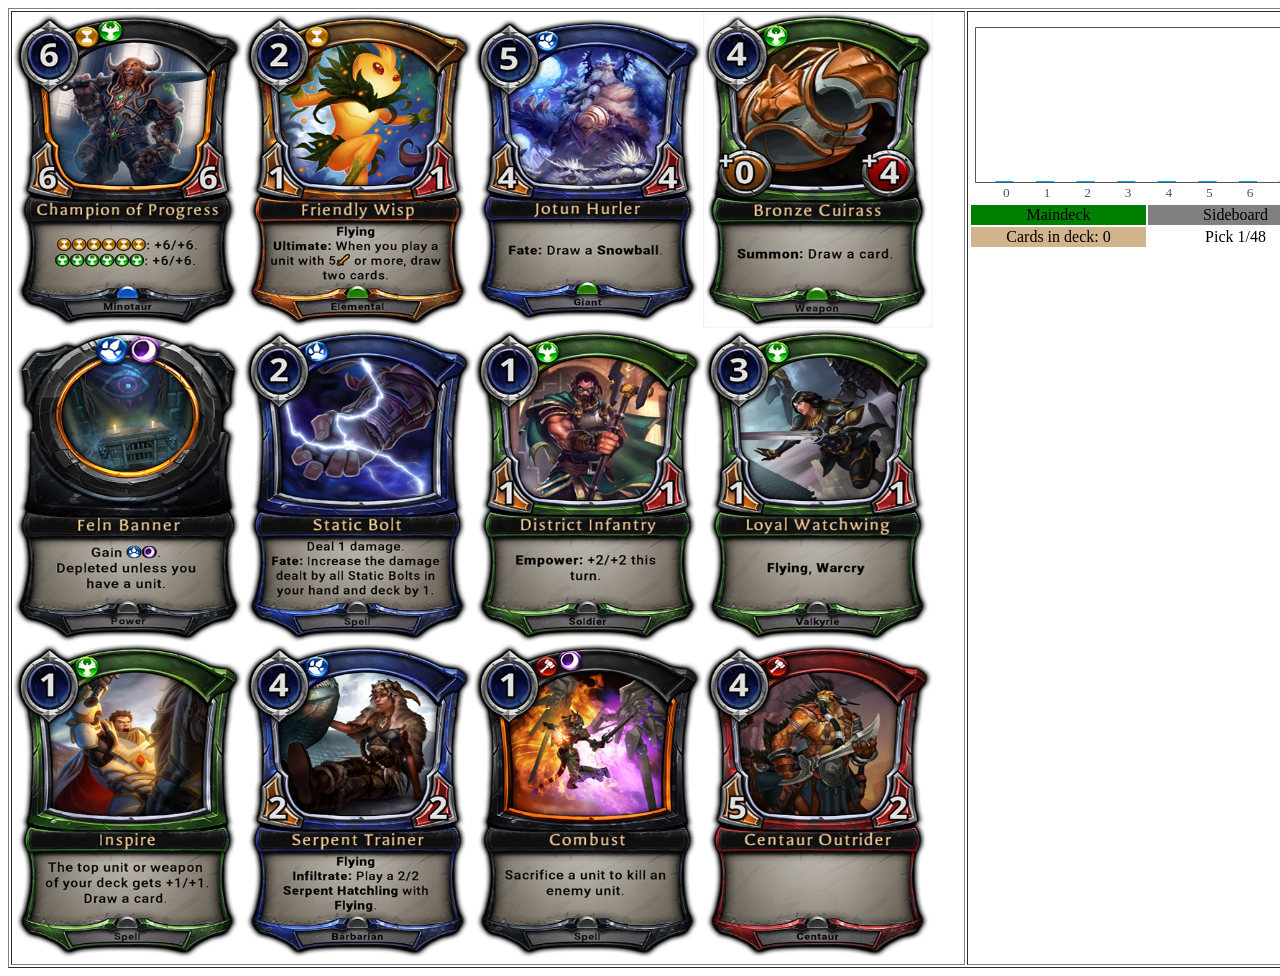
<file: demo.html>
<html>
	<head>
	</head>
	<body>
		<table id="table" align="center" border="1">
			<tr>
				<td id="deck">
					<div id="booster" style="height:950px; width:950px"></div>
				</td>
				<td id="pool" rowspan="3">
					<table>
						<tr>
							<td colspan="2"><div id="chart" style="width:350px; height:175px;"></div></td>
						</tr>
						<tr>
							<td width="150" align="center" bgcolor="green" onclick="mainDeck(mainDeckOutput)">Maindeck</td>
							<td width="150" align="center" bgcolor="grey" onclick="sideBoard()">Sideboard</td>
						</tr>
						<tr>
							<td id="cardsInDeck" width="150" align="center" bgcolor="tan"></td>
							<td id="pickNumber" width="150" align="center" bgcolor="white"></td>
						</tr>
						<tr>
							<td colspan="2" width="240">
								<div id="poolList" style="overflow:auto; height:700px; width:350px">
								</div>
							</td>
						</tr>
					</table>
				</td>
			</tr>
		</table>
	</body>
</html>

<script type="text/javascript" src="flotr2.min.js"></script>
<script type="text/javascript">

	var storageArr = [
		["336, 77, 220, 157, 358, 194, 124, 147, 127, 213, 377, 34 / 45, 12, 242, 68, 202, 209, 189, 123, 235, 324, 183 / 150, 269, 279, 235, 23, 169, 262, 202, 110, 123 / 212, 244, 209, 401, 138, 127, 304, 340, 135 / 5, 217, 360, 323, 123, 21, 340, 34 / 82, 205, 155, 78, 101, 213, 7 / 304, 79, 71, 235, 186, 257 / 132, 47, 11, 173, 250 / 5, 190, 187, 159 / 24, 294, 250 / 143, 217 / 138 * 48, 95, 181, 220, 358, 80, 37, 68, 360, 264, 30, 213 / 291, 398, 359, 202, 96, 190, 273, 248, 75, 258, 167 / 387, 395, 160, 30, 131, 213, 358, 34, 147, 70 / 109, 93, 251, 69, 13, 87, 138, 199, 42 / 65, 147, 245, 87, 7, 66, 130, 37 / 325, 187, 358, 202, 117, 80, 21 / 157, 286, 163, 69, 217, 235 / 73, 199, 42, 235, 159 / 368, 89, 322, 68 / 68, 30, 130 / 44, 138 / 276 * 355, 160, 272, 157, 207, 259, 103, 324, 261, 163, 194, 14 / 102, 337, 246, 348, 135, 200, 202, 127, 259, 377, 401 / 203, 25, 39, 268, 42, 74, 264, 213, 192, 9 / 133, 45, 269, 368, 127, 256, 200, 235, 187 / 24, 343, 68, 42, 130, 13, 187, 147 / 366, 207, 124, 75, 193, 132, 80 / 157, 173, 143, 66, 138, 78 / 12, 235, 117, 37, 132 / 150, 199, 123, 250 / 129, 143, 401 / 345, 68 / 190 * 115, 326, 39, 290, 70, 79, 322, 207, 173, 126, 213, 132 / 210, 191, 246, 207, 79, 193, 87, 294, 221, 13, 213 / 188, 269, 174, 65, 138, 66, 131, 147, 79, 358 / 215, 206, 314, 47, 66, 264, 322, 345, 14 / 326, 45, 128, 147, 74, 187, 70, 30 / 371, 276, 7, 193, 44, 14, 73 / 177, 130, 199, 78, 159, 66 / 323, 21, 69, 127, 322 / 286, 55, 47, 138 / 148, 143, 117 / 130, 221 / 42"],
		["383, 148, 20, 232, 189, 124, 132, 192, 80, 42, 31, 401 / 45, 107, 122, 7, 14, 235, 66, 324, 163, 273, 249 / 381, 206, 255, 130, 19, 202, 259, 96, 127, 213 / 288, 216, 157, 244, 80, 137, 314, 186, 159 / 72, 195, 87, 261, 30, 44, 138, 132 / 94, 159, 74, 256, 211, 193, 21 / 290, 163, 96, 6, 127, 30 / 4, 344, 7, 187, 257 / 68, 167, 173, 34 / 72, 148, 7 / 148, 71 / 187 * 303, 399, 332, 12, 34, 68, 14, 277, 69, 258, 187, 193 / 212, 286, 290, 344, 124, 211, 314, 11, 123, 81, 75 / 331, 227, 214, 223, 248, 130, 187, 209, 235, 69 / 359, 263, 84, 23, 196, 117, 89, 273, 323 / 336, 1, 113, 205, 130, 138, 183, 208 / 47, 127, 208, 194, 394, 296, 322 / 67, 344, 199, 147, 159, 87 / 204, 72, 44, 193, 186 / 123, 47, 248, 21 / 165, 243, 199 / 16, 155 / 250 * 32, 269, 216, 107, 96, 259, 79, 69, 340, 31, 37, 74 / 282, 242, 396, 88, 173, 80, 73, 126, 132, 75, 273 / 4, 365, 198, 360, 314, 68, 110, 278, 294, 47 / 150, 369, 345, 27, 127, 9, 138, 256, 376 / 318, 67, 401, 138, 368, 11, 187, 163 / 195, 130, 74, 183, 345, 44, 117 / 276, 30, 186, 401, 21, 13 / 400, 187, 401, 340, 368 / 155, 148, 78, 6 / 74, 117, 394 / 185, 250 / 74 * 331, 157, 125, 119, 348, 314, 190, 262, 34, 183, 259, 360 / 239, 215, 33, 79, 81, 358, 9, 70, 11, 264, 273 / 336, 399, 246, 138, 190, 217, 34, 208, 264, 294 / 20, 70, 257, 87, 207, 6, 244, 66, 143 / 198, 125, 193, 314, 169, 137, 274, 368 / 248, 208, 130, 23, 348, 66, 186 / 48, 173, 183, 243, 245, 278 / 76, 185, 202, 207, 81 / 169, 159, 221, 199 / 186, 138, 159 / 34, 207 / 148"],
		["372, 198, 91, 160, 47, 376, 34, 196, 80, 31, 110, 124 / 336, 64, 39, 159, 6, 21, 296, 75, 368, 285, 70 / 76, 395, 68, 250, 213, 323, 274, 130, 127, 202 / 270, 103, 80, 7, 84, 323, 273, 27, 257 / 82, 296, 169, 70, 42, 211, 69, 250 / 246, 29, 304, 159, 7, 23, 323 / 146, 145, 127, 394, 249, 130 / 155, 260, 143, 340, 79 / 148, 185, 159, 296 / 148, 44, 147 / 4, 123 / 65 * 112, 40, 195, 105, 127, 96, 38, 323, 221, 14, 377, 304 / 180, 343, 231, 198, 135, 249, 296, 124, 190, 73, 304 / 100, 390, 90, 221, 323, 186, 245, 96, 44, 130 / 94, 273, 80, 217, 7, 294, 131, 244, 173 / 12, 344, 401, 294, 81, 169, 34, 7 / 77, 72, 70, 322, 394, 11, 235 / 76, 55, 130, 221, 186, 124 / 112, 64, 323, 190, 47 / 260, 155, 44, 138 / 129, 7, 21 / 71, 66 / 73 * 176, 311, 272, 227, 71, 131, 258, 124, 394, 296, 23, 13 / 335, 290, 88, 377, 42, 202, 47, 264, 192, 368, 44 / 306, 20, 343, 96, 79, 81, 13, 274, 324, 80 / 64, 93, 347, 23, 123, 137, 7, 124, 193 / 105, 251, 148, 401, 101, 31, 163, 187 / 33, 276, 138, 202, 169, 294, 117 / 77, 68, 78, 7, 245, 42 / 137, 27, 394, 167, 23 / 77, 394, 30, 323 / 157, 72, 11 / 146, 159 / 250 * 158, 185, 311, 162, 261, 71, 183, 15, 379, 273, 132, 377 / 18, 36, 219, 128, 117, 101, 9, 142, 103, 68, 256 / 212, 182, 318, 34, 169, 87, 217, 123, 74, 124 / 311, 148, 187, 207, 250, 348, 245, 68, 81 / 48, 155, 187, 13, 250, 79, 81, 243 / 64, 16, 259, 257, 131, 261, 323 / 217, 101, 261, 131, 34, 7 / 102, 269, 93, 75, 207 / 69, 159, 34, 401 / 143, 147, 394 / 74, 159 / 143"],
		["267, 145, 311, 3, 6, 208, 264, 81, 89, 244, 159, 379 / 85, 246, 64, 27, 42, 221, 169, 101, 143, 294, 34 / 220, 29, 34, 13, 143, 23, 368, 323, 19, 11 / 25, 246, 69, 235, 221, 9, 264, 186, 21 / 145, 326, 132, 294, 101, 167, 71, 135 / 331, 395, 128, 65, 73, 245, 147 / 4, 105, 77, 216, 221, 47 / 177, 65, 71, 66, 159 / 148, 87, 44, 79 / 66, 323, 142 / 66, 190 / 44 * 118, 325, 263, 111, 11, 202, 345, 127, 132, 394, 73, 190 / 371, 33, 395, 202, 264, 126, 324, 245, 147, 186, 117 / 371, 271, 325, 123, 9, 74, 401, 217, 221, 80 / 85, 213, 192, 74, 143, 345, 138, 401, 147 / 311, 174, 243, 199, 401, 248, 294, 34 / 334, 276, 23, 345, 186, 74, 249 / 307, 183, 173, 34, 96, 117 / 157, 276, 323, 394, 235 / 385, 190, 74, 14 / 87, 217, 131 / 138, 34 / 401 * 305, 272, 150, 113, 256, 81, 73, 183, 268, 89, 250, 27 / 260, 16, 148, 127, 6, 71, 143, 377, 70, 274, 183 / 48, 246, 140, 340, 258, 71, 262, 322, 126, 47 / 265, 276, 290, 308, 264, 259, 37, 187, 401 / 320, 133, 14, 11, 235, 250, 258, 138 / 128, 256, 47, 360, 135, 42, 27 / 158, 69, 124, 235, 248, 142 / 129, 163, 131, 394, 71 / 158, 16, 183, 248 / 195, 138, 132 / 305, 248 / 202 * 161, 191, 252, 369, 27, 81, 323, 135, 147, 19, 360, 103 / 281, 362, 172, 141, 345, 127, 87, 69, 135, 37, 248 / 161, 90, 208, 127, 322, 221, 73, 34, 78, 81 / 246, 162, 312, 138, 131, 167, 74, 244, 322 / 26, 387, 37, 73, 217, 13, 209, 221 / 195, 129, 44, 394, 127, 101, 42 / 29, 235, 147, 207, 187, 37 / 92, 208, 189, 70, 322 / 250, 159, 71, 132 / 37, 190, 173 / 42, 322 / 73"],
		["315, 92, 395, 397, 304, 196, 217, 183, 268, 245, 66, 187 / 290, 205, 369, 147, 200, 273, 30, 345, 167, 81, 11 / 212, 380, 395, 325, 401, 23, 189, 66, 261, 221 / 212, 16, 185, 304, 245, 127, 193, 167, 78 / 204, 19, 244, 131, 143, 159, 211, 258 / 198, 246, 30, 235, 71, 87, 278 / 165, 23, 124, 256, 186, 138 / 264, 169, 376, 304, 173 / 243, 117, 401, 340 / 159, 73, 186 / 37, 208 / 7 * 59, 246, 111, 266, 192, 173, 79, 208, 377, 314, 159, 273 / 97, 94, 77, 39, 34, 163, 304, 296, 127, 9, 193 / 286, 242, 55, 348, 324, 243, 323, 66, 183, 245 / 270, 347, 261, 27, 7, 47, 147, 127, 87 / 1, 148, 358, 27, 96, 314, 322, 117 / 260, 290, 123, 70, 73, 87, 304 / 212, 52, 167, 123, 358, 127 / 231, 79, 89, 196, 323 / 132, 304, 173, 42 / 90, 235, 66 / 361, 34 / 74 * 239, 251, 318, 332, 6, 324, 68, 314, 394, 103, 101, 379 / 289, 165, 399, 40, 37, 360, 70, 183, 38, 323, 249 / 8, 39, 283, 277, 138, 124, 323, 68, 192, 189 / 298, 400, 142, 37, 117, 138, 186, 278, 368 / 129, 128, 358, 101, 376, 187, 368, 80 / 251, 358, 101, 7, 137, 87, 360 / 188, 250, 190, 69, 294, 345 / 90, 92, 103, 235, 186 / 66, 123, 143, 87 / 246, 73, 30 / 235, 261 / 294 * 57, 28, 113, 332, 44, 11, 47, 159, 202, 207, 101, 167 / 331, 53, 311, 111, 23, 340, 264, 190, 173, 96, 296 / 92, 389, 71, 81, 394, 135, 117, 101, 84, 11 / 212, 260, 311, 401, 42, 84, 193, 256, 69 / 175, 397, 326, 79, 96, 324, 6, 314 / 65, 16, 277, 6, 285, 202, 14 / 277, 124, 143, 202, 183, 23 / 47, 81, 44, 296, 73 / 79, 89, 34, 74 / 117, 66, 42 / 395, 221 / 29"],
		["118, 88, 77, 242, 130, 96, 190, 23, 377, 199, 186, 200 / 254, 12, 3, 192, 258, 117, 173, 183, 273, 13, 196 / 336, 113, 67, 247, 38, 264, 31, 193, 258, 207 / 276, 182, 124, 37, 42, 202, 261, 278, 79 / 165, 246, 66, 183, 250, 103, 360, 87 / 398, 380, 131, 79, 261, 259, 209 / 298, 155, 250, 74, 7, 117 / 187, 70, 37, 345, 248 / 261, 131, 130, 189 / 44, 123, 250 / 186, 123 / 294 * 109, 95, 276, 113, 187, 38, 132, 190, 360, 124, 250, 30 / 64, 387, 253, 117, 143, 159, 103, 278, 14, 124, 183 / 210, 62, 296, 138, 19, 257, 245, 217, 264, 9 / 155, 67, 126, 377, 89, 183, 207, 71, 19 / 335, 89, 101, 358, 87, 183, 249, 324 / 295, 250, 69, 66, 101, 322, 324 / 290, 296, 71, 78, 34, 124 / 34, 190, 42, 256, 132 / 319, 13, 163, 296 / 217, 73, 127 / 143, 304 / 7 * 229, 3, 95, 263, 190, 127, 202, 9, 360, 15, 147, 294 / 158, 28, 94, 231, 209, 394, 186, 124, 173, 135, 190 / 371, 318, 208, 34, 190, 245, 37, 6, 360, 244 / 385, 65, 337, 142, 34, 73, 322, 163, 221 / 94, 65, 11, 23, 79, 138, 257, 264 / 152, 205, 23, 360, 78, 44, 213 / 305, 67, 70, 21, 69, 13 / 74, 11, 66, 47, 394 / 165, 359, 186, 30 / 245, 207, 66 / 286, 130 / 207 * 54, 17, 88, 369, 259, 30, 117, 368, 186, 169, 277, 103 / 197, 290, 206, 73, 47, 376, 248, 143, 130, 132, 117 / 4, 398, 219, 105, 127, 261, 142, 294, 217, 322 / 145, 219, 345, 69, 70, 19, 159, 9, 207 / 52, 286, 165, 89, 173, 66, 217, 132 / 45, 235, 368, 66, 304, 202, 21 / 365, 127, 47, 138, 79, 235 / 290, 71, 44, 124, 143 / 371, 147, 137, 47 / 129, 138, 394 / 177, 143 / 278"],
		["158, 332, 227, 17, 89, 250, 259, 273, 11, 314, 159, 248 / 52, 107, 20, 38, 81, 273, 221, 71, 323, 75, 250 / 204, 295, 12, 190, 96, 368, 245, 11, 379, 345 / 246, 105, 340, 193, 264, 217, 245, 159, 379 / 239, 204, 80, 249, 147, 190, 202, 259 / 101, 323, 138, 358, 278, 7, 264 / 276, 231, 127, 30, 47, 193 / 5, 124, 137, 14, 68 / 314, 73, 274, 159 / 71, 66, 190 / 368, 243 / 235 * 287, 52, 45, 67, 258, 268, 110, 131, 142, 379, 127, 217 / 26, 17, 310, 183, 189, 101, 345, 187, 34, 74, 11 / 210, 216, 67, 207, 103, 142, 34, 13, 135, 71 / 212, 177, 16, 221, 79, 131, 261, 147, 202 / 219, 23, 73, 7, 213, 221, 21, 30 / 270, 362, 167, 358, 194, 68, 6 / 336, 260, 167, 71, 131, 124 / 318, 360, 44, 189, 394 / 202, 173, 193, 137 / 173, 345, 304 / 257, 261 / 261 * 108, 206, 246, 283, 360, 249, 34, 66, 256, 304, 209, 257 / 48, 390, 33, 122, 277, 264, 192, 296, 123, 132, 187 / 65, 185, 30, 159, 34, 47, 37, 9, 71, 257 / 82, 397, 326, 117, 14, 308, 167, 259, 257 / 266, 270, 64, 96, 173, 257, 294, 235 / 260, 137, 159, 323, 47, 394, 186 / 221, 34, 143, 202, 209, 345 / 186, 348, 213, 42, 314 / 4, 270, 123, 207 / 71, 79, 74 / 217, 183 / 71 * 289, 220, 92, 119, 273, 70, 340, 103, 66, 96, 132, 101 / 316, 399, 232, 3, 277, 268, 138, 323, 21, 137, 273 / 17, 242, 96, 37, 135, 101, 262, 130, 11, 27 / 212, 223, 41, 360, 130, 81, 401, 243, 296 / 290, 264, 78, 68, 13, 132, 186, 199 / 129, 159, 117, 208, 256, 259, 7 / 93, 173, 71, 345, 368, 163 / 228, 29, 318, 71, 123 / 70, 199, 130, 74 / 137, 73, 23 / 87, 259 / 34"],
		["383, 39, 397, 62, 79, 277, 245, 262, 324, 308, 123, 135 / 109, 46, 270, 269, 79, 207, 13, 259, 87, 70, 101 / 77, 260, 34, 200, 78, 124, 192, 75, 196, 89 / 210, 65, 286, 173, 340, 273, 211, 256, 249 / 305, 16, 368, 217, 44, 376, 68, 7 / 65, 286, 245, 44, 257, 34, 68 / 45, 274, 11, 261, 358, 211 / 68, 259, 248, 143, 186 / 286, 186, 138, 132 / 190, 11, 274 / 14, 74 / 4 * 118, 111, 198, 195, 193, 47, 126, 278, 394, 101, 74, 244 / 336, 3, 17, 244, 401, 199, 213, 163, 273, 323, 358 / 383, 29, 46, 294, 249, 11, 277, 143, 117, 394 / 239, 160, 314, 38, 257, 66, 130, 159, 9 / 251, 65, 95, 7, 274, 261, 235, 9 / 233, 271, 96, 264, 235, 21, 243 / 400, 196, 261, 248, 368, 78 / 1, 87, 394, 96, 47 / 246, 235, 294, 71 / 286, 294, 262 / 148, 14 / 11 * 136, 365, 203, 162, 273, 262, 209, 278, 11, 68, 75, 27 / 392, 318, 12, 276, 47, 147, 137, 173, 308, 274, 44 / 197, 286, 245, 192, 274, 262, 324, 66, 169, 202 / 366, 29, 28, 278, 66, 324, 368, 207, 257 / 332, 94, 186, 296, 200, 258, 278, 44 / 277, 78, 124, 130, 79, 199, 368 / 106, 251, 74, 173, 379, 296 / 157, 11, 294, 259, 368 / 376, 38, 243, 244 / 74, 264, 296 / 14, 379 / 7 * 354, 198, 41, 20, 159, 89, 9, 71, 7, 123, 324, 131 / 282, 165, 332, 47, 262, 186, 126, 358, 243, 80, 78 / 281, 290, 64, 29, 243, 235, 75, 6, 135, 187 / 289, 64, 137, 11, 183, 277, 259, 169, 34 / 239, 325, 160, 274, 248, 324, 358, 259 / 155, 21, 304, 314, 137, 196, 250 / 336, 216, 396, 34, 401, 323 / 298, 256, 248, 167, 66 / 223, 274, 221, 127 / 124, 235, 167 / 74, 261 / 401"],
		["336, 155, 157, 311, 138, 189, 401, 74, 38, 7, 273, 132 / 154, 145, 174, 264, 101, 274, 379, 294, 221, 183, 89 / 26, 286, 276, 244, 377, 196, 250, 262, 74, 259 / 158, 231, 105, 65, 340, 345, 294, 256, 14 / 295, 45, 137, 278, 6, 199, 376, 21 / 288, 72, 207, 211, 285, 37, 217 / 231, 138, 190, 296, 221, 187 / 34, 124, 401, 73, 314 / 42, 138, 345, 250 / 65, 217, 117 / 251, 183 / 77 * 112, 365, 195, 344, 323, 322, 376, 167, 340, 138, 11, 147 / 371, 365, 150, 220, 190, 186, 264, 187, 6, 68, 66 / 82, 205, 343, 231, 189, 262, 7, 101, 277, 194 / 39, 177, 376, 9, 323, 308, 213, 103, 358 / 45, 220, 198, 209, 243, 262, 71, 358 / 259, 193, 217, 235, 258, 274, 14 / 258, 285, 193, 248, 21, 245 / 95, 68, 69, 71, 173 / 340, 264, 193, 278 / 7, 101, 30 / 169, 123 / 7 * 346, 141, 279, 64, 15, 264, 87, 84, 368, 44, 11, 167 / 179, 311, 56, 277, 209, 137, 235, 124, 221, 74, 250 / 228, 41, 155, 177, 6, 235, 126, 137, 127, 245 / 17, 129, 294, 244, 273, 30, 258, 137, 124 / 20, 66, 261, 6, 31, 296, 394, 264 / 344, 245, 273, 78, 278, 261, 131 / 224, 277, 377, 394, 138, 304 / 223, 380, 130, 34, 189 / 65, 71, 294, 250 / 216, 187, 47 / 24, 79 / 73 * 188, 387, 286, 206, 192, 324, 132, 87, 323, 71, 147, 187 / 118, 184, 172, 214, 147, 248, 117, 308, 208, 167, 322 / 367, 150, 198, 285, 187, 183, 124, 379, 394, 262 / 279, 251, 276, 259, 296, 258, 124, 71, 257 / 12, 1, 340, 401, 314, 13, 9, 81 / 165, 204, 7, 262, 207, 294, 277 / 73, 7, 294, 163, 173, 358 / 253, 44, 394, 358, 38 / 208, 11, 42, 44 / 65, 358, 42 / 394, 261 / 190"],
		["85, 246, 16, 389, 143, 250, 196, 135, 394, 213, 208, 261 / 82, 362, 40, 250, 304, 132, 73, 322, 199, 147, 21 / 165, 67, 397, 13, 221, 21, 248, 34, 194, 273 / 396, 90, 44, 143, 84, 314, 189, 80, 274 / 212, 394, 87, 79, 314, 147, 69, 401 / 315, 248, 167, 74, 264, 6, 124 / 395, 93, 81, 130, 143, 147 / 260, 70, 68, 124, 96 / 79, 70, 322, 124 / 79, 248, 186 / 231, 74 / 154 * 49, 56, 129, 326, 221, 196, 21, 84, 323, 368, 187, 259 / 378, 359, 312, 39, 163, 75, 37, 258, 34, 340, 213 / 178, 215, 95, 235, 261, 183, 348, 314, 401, 126 / 333, 105, 45, 71, 187, 127, 296, 401, 47 / 125, 235, 31, 127, 324, 89, 6, 259 / 335, 46, 278, 101, 30, 261, 245 / 146, 163, 257, 66, 130, 138 / 92, 89, 394, 87, 304 / 150, 270, 137, 322 / 66, 74, 11 / 138, 73 / 323 * 254, 290, 141, 165, 264, 110, 340, 87, 368, 80, 21, 84 / 361, 311, 90, 399, 44, 207, 147, 248, 199, 42, 285 / 271, 144, 308, 37, 19, 314, 132, 110, 340, 202 / 35, 211, 131, 132, 173, 245, 7, 71, 200 / 166, 182, 285, 11, 173, 127, 257, 262 / 288, 148, 79, 42, 14, 296, 71 / 176, 148, 69, 304, 6, 261 / 339, 261, 257, 78, 358 / 246, 78, 245, 256 / 90, 68, 123 / 90, 159 / 159 * 371, 380, 160, 46, 213, 249, 6, 69, 75, 169, 132, 274 / 306, 279, 72, 75, 70, 163, 96, 277, 192, 183, 79 / 25, 28, 186, 235, 9, 208, 194, 80, 79, 132 / 267, 214, 359, 358, 243, 340, 21, 244, 189 / 41, 258, 308, 89, 261, 126, 193, 244 / 72, 247, 42, 74, 135, 323, 66 / 216, 260, 7, 173, 194, 199 / 130, 132, 147, 261, 304 / 276, 159, 278, 221 / 35, 245, 163 / 150, 137 / 69"],
		["161, 252, 64, 203, 277, 358, 194, 19, 211, 209, 202, 196 / 48, 270, 77, 187, 186, 323, 130, 189, 308, 123, 147 / 39, 177, 324, 376, 9, 323, 308, 213, 103, 358 / 24, 204, 67, 245, 47, 34, 124, 256, 11 / 105, 259, 11, 78, 248, 124, 147, 38 / 177, 124, 73, 394, 13, 44, 19 / 112, 88, 68, 211, 13, 96 / 92, 274, 250, 7, 235 / 380, 245, 71, 248 / 30, 294, 376 / 186, 190 / 185 * 391, 271, 395, 253, 110, 147, 207, 394, 194, 11, 256, 44 / 152, 22, 219, 365, 127, 44, 11, 9, 143, 159, 47 / 17, 325, 129, 294, 244, 273, 30, 258, 137, 124 / 177, 279, 16, 66, 74, 401, 243, 296, 7 / 52, 246, 358, 314, 132, 70, 324, 71 / 35, 130, 71, 257, 42, 44, 147 / 16, 396, 68, 23, 131, 401 / 207, 348, 143, 71, 296 / 250, 193, 74, 376 / 396, 123, 217 / 65, 143 / 73 * 102, 232, 36, 400, 38, 192, 75, 110, 217, 256, 103, 37 / 309, 260, 390, 73, 13, 74, 47, 314, 84, 209, 200 / 279, 251, 276, 259, 296, 258, 124, 71, 257, 38 / 210, 344, 33, 6, 285, 209, 68, 268, 379 / 270, 167, 376, 74, 277, 323, 138, 73 / 146, 399, 138, 304, 274, 84, 259 / 269, 45, 130, 73, 11, 245 / 185, 68, 74, 296, 69 / 177, 173, 245, 193 / 11, 138, 159 / 89, 80 / 66 * 212, 35, 172, 90, 15, 131, 324, 401, 285, 259, 277, 71 / 10, 95, 39, 143, 7, 19, 9, 23, 376, 193, 30 / 212, 269, 272, 394, 87, 79, 147, 69, 401, 258 / 316, 12, 75, 38, 257, 74, 137, 79, 208 / 361, 344, 123, 103, 74, 273, 190, 147 / 379, 322, 186, 69, 147, 131, 167 / 228, 260, 247, 235, 34, 196 / 30, 264, 23, 294, 187 / 66, 274, 37, 245 / 30, 173, 245 / 127, 358 / 344"],
		["226, 205, 283, 185, 70, 192, 358, 199, 71, 130, 360, 256 / 212, 397, 195, 257, 147, 264, 394, 235, 379, 130, 200 / 152, 72, 400, 23, 244, 130, 348, 74, 81, 167 / 396, 359, 276, 394, 248, 103, 187, 80, 70 / 291, 269, 387, 394, 70, 14, 248, 123 / 158, 344, 248, 11, 123, 250, 314 / 1, 340, 167, 23, 261, 44 / 216, 16, 217, 323, 167 / 148, 70, 248, 296 / 143, 138, 87 / 245, 294 / 256 * 24, 311, 347, 140, 194, 249, 248, 69, 130, 187, 71, 221 / 100, 20, 191, 262, 126, 79, 96, 258, 110, 66, 304 / 105, 224, 262, 142, 376, 274, 235, 258, 377, 264 / 362, 247, 44, 142, 34, 87, 401, 259, 243 / 64, 231, 154, 250, 285, 71, 248, 235 / 353, 29, 325, 167, 199, 186, 261 / 12, 13, 79, 78, 394, 68 / 331, 74, 66, 138, 248 / 67, 322, 159, 294 / 185, 250, 173 / 127, 11 / 71 * 330, 64, 332, 280, 274, 187, 273, 324, 190, 264, 19, 278 / 298, 272, 148, 245, 15, 130, 34, 314, 147, 132, 243 / 289, 280, 332, 96, 258, 244, 261, 127, 264, 249 / 195, 351, 94, 199, 87, 124, 74, 7, 42 / 305, 145, 337, 245, 190, 322, 44, 308 / 77, 95, 14, 78, 68, 323, 117 / 157, 81, 131, 101, 190, 7 / 324, 264, 74, 235, 217 / 187, 124, 37, 131 / 150, 137, 159 / 157, 34 / 73 * 108, 290, 119, 351, 14, 322, 274, 194, 213, 243, 42, 75 / 265, 133, 17, 260, 193, 89, 13, 194, 243, 75, 379 / 307, 344, 266, 187, 27, 167, 314, 245, 173, 345 / 25, 337, 257, 401, 110, 209, 277, 70, 368 / 295, 148, 345, 217, 71, 130, 211, 248 / 305, 260, 12, 7, 143, 74, 322 / 128, 269, 11, 314, 47, 202 / 14, 132, 21, 87, 37 / 44, 322, 243, 264 / 231, 148, 345 / 396, 257 / 21"],
		["108, 113, 160, 396, 243, 209, 324, 294, 47, 21, 285, 31 / 88, 16, 251, 193, 44, 376, 194, 15, 244, 208, 21 / 215, 177, 155, 126, 42, 322, 103, 31, 135, 211 / 150, 147, 71, 123, 221, 304, 74, 96, 193 / 176, 128, 279, 159, 66, 202, 101, 81 / 231, 101, 96, 66, 221, 159, 264 / 396, 14, 249, 11, 207, 189 / 81, 70, 87, 135, 73 / 148, 21, 221, 186 / 260, 177, 138 / 21, 137 / 44 * 331, 280, 165, 325, 294, 245, 183, 196, 314, 74, 87, 394 / 246, 95, 105, 103, 199, 79, 261, 23, 360, 68, 345 / 139, 295, 190, 142, 273, 401, 131, 123, 110, 211 / 316, 64, 231, 376, 34, 127, 21, 277, 200 / 177, 80, 190, 142, 308, 261, 81, 89 / 68, 73, 66, 47, 340, 132, 69 / 395, 143, 345, 131, 87, 11 / 396, 187, 323, 23, 186 / 186, 376, 250, 294 / 221, 138, 248 / 401, 47 / 71 * 97, 157, 395, 65, 345, 31, 278, 394, 138, 245, 71, 348 / 349, 145, 216, 247, 259, 199, 130, 81, 190, 34, 211 / 134, 205, 160, 77, 132, 394, 78, 80, 322, 66 / 316, 295, 101, 256, 250, 379, 376, 322, 103 / 290, 125, 345, 96, 79, 159, 142, 117 / 336, 67, 185, 14, 124, 243, 207 / 188, 401, 368, 199, 285, 81 / 70, 296, 294, 249, 186 / 14, 78, 96, 23 / 150, 130, 68 / 138, 159 / 323 * 2, 396, 33, 332, 42, 137, 257, 192, 70, 135, 6, 376 / 225, 105, 45, 359, 23, 89, 235, 123, 34, 249, 6 / 288, 191, 182, 308, 34, 186, 135, 68, 42, 248 / 134, 128, 279, 124, 217, 81, 199, 376, 68 / 328, 1, 286, 130, 14, 250, 138, 213 / 5, 77, 129, 131, 66, 71, 322 / 37, 243, 147, 187, 193, 69 / 337, 323, 87, 42, 394 / 185, 66, 73, 248 / 185, 78, 47 / 66, 340 / 71"],
		["156, 362, 286, 162, 137, 42, 192, 340, 14, 138, 261, 142 / 367, 98, 52, 322, 285, 187, 101, 200, 278, 199, 124 / 311, 272, 183, 235, 207, 143, 199, 68, 190, 13 / 270, 17, 96, 243, 244, 124, 9, 278, 68 / 378, 93, 256, 131, 30, 147, 138, 358 / 48, 396, 177, 173, 376, 278, 34 / 395, 66, 296, 183, 169, 187 / 205, 11, 14, 245, 235 / 247, 173, 285, 235 / 294, 81, 358 / 286, 248 / 7 * 353, 95, 91, 206, 199, 80, 274, 71, 167, 324, 377, 401 / 118, 247, 295, 343, 264, 78, 314, 30, 248, 34, 44 / 298, 29, 1, 396, 130, 273, 11, 14, 256, 245 / 355, 62, 351, 124, 183, 69, 256, 80, 379 / 24, 52, 390, 246, 37, 47, 96, 159 / 224, 71, 69, 262, 211, 199, 75 / 362, 245, 193, 69, 66, 250 / 358, 7, 78, 235, 401 / 361, 296, 261, 394 / 132, 376, 89 / 245, 187 / 276 * 218, 227, 33, 195, 208, 211, 147, 74, 173, 221, 199, 14 / 292, 162, 223, 96, 19, 304, 394, 74, 209, 192, 34 / 311, 64, 246, 74, 163, 207, 377, 6, 248, 31 / 150, 215, 199, 75, 209, 190, 96, 74, 38 / 395, 283, 217, 74, 30, 196, 258, 187 / 150, 248, 143, 340, 21, 360, 257 / 65, 165, 245, 264, 235, 81 / 307, 68, 80, 248, 14 / 199, 261, 187, 159 / 71, 207, 6 / 95, 401 / 261 * 178, 270, 326, 255, 202, 130, 159, 124, 66, 273, 268, 117 / 320, 150, 398, 318, 66, 71, 173, 167, 21, 7, 23 / 16, 98, 398, 132, 345, 221, 273, 173, 259, 209 / 17, 19, 345, 127, 277, 259, 274, 74, 66 / 39, 17, 143, 183, 74, 258, 202, 142 / 29, 271, 34, 358, 189, 377, 243 / 216, 221, 96, 394, 278, 217 / 188, 276, 68, 199, 221 / 82, 270, 74, 42 / 259, 71, 44 / 243, 401 / 87"],
		["59, 150, 279, 162, 256, 9, 304, 80, 340, 89, 186, 262 / 371, 400, 220, 20, 71, 200, 9, 143, 147, 31, 190 / 145, 36, 30, 132, 296, 135, 268, 249, 261, 245 / 330, 46, 221, 273, 68, 285, 138, 196, 127 / 332, 193, 285, 38, 73, 143, 167, 34 / 298, 400, 34, 285, 277, 73, 322 / 69, 376, 296, 159, 34, 256 / 55, 157, 14, 187, 257 / 323, 127, 71, 401 / 73, 11, 250 / 183, 66 / 69 * 370, 276, 72, 205, 137, 142, 74, 202, 71, 294, 132, 268 / 4, 271, 154, 144, 294, 368, 308, 199, 273, 173, 30 / 25, 337, 29, 308, 30, 345, 249, 257, 14, 89 / 185, 177, 285, 89, 163, 7, 259, 126, 74 / 276, 266, 30, 44, 143, 74, 340, 127 / 33, 365, 248, 308, 147, 11, 143 / 102, 65, 187, 249, 117, 23 / 72, 379, 127, 190, 71 / 16, 245, 257, 14 / 314, 73, 124 / 251, 143 / 44 * 210, 337, 389, 105, 38, 131, 66, 110, 257, 304, 68, 258 / 367, 140, 64, 12, 15, 221, 130, 273, 137, 257, 66 / 178, 312, 215, 15, 186, 75, 38, 44, 11, 23 / 49, 29, 122, 377, 190, 278, 142, 78, 261 / 118, 279, 20, 217, 262, 21, 394, 258 / 9, 183, 84, 217, 294, 249, 47 / 154, 11, 80, 31, 14, 250 / 80, 183, 250, 23, 186 / 23, 34, 74, 68 / 150, 30, 117 / 47, 7 / 73 * 26, 387, 141, 46, 377, 401, 38, 358, 285, 127, 123, 190 / 335, 204, 165, 263, 66, 68, 9, 73, 259, 250, 80 / 139, 216, 128, 389, 249, 190, 11, 401, 308, 304 / 165, 185, 295, 173, 308, 285, 183, 323, 147 / 88, 1, 124, 189, 23, 101, 322, 131 / 326, 35, 235, 14, 167, 70, 123 / 95, 310, 117, 132, 66, 101 / 290, 177, 159, 217, 132 / 228, 29, 217, 294 / 65, 42, 21 / 150, 159 / 401"],
		["370, 191, 220, 206, 192, 142, 248, 78, 96, 199, 278, 262 / 251, 269, 144, 127, 14, 110, 15, 245, 401, 250, 38 / 92, 312, 29, 37, 248, 189, 68, 27, 9, 6 / 113, 395, 269, 304, 273, 207, 79, 322, 163 / 157, 155, 250, 296, 245, 69, 257, 262 / 102, 127, 257, 163, 207, 368, 183 / 290, 138, 278, 69, 249, 202 / 378, 290, 221, 34, 73 / 251, 286, 243, 256 / 159, 250, 173 / 255, 294 / 296 * 383, 95, 312, 400, 340, 159, 211, 296, 14, 15, 71, 101 / 49, 219, 36, 23, 360, 163, 249, 207, 209, 173, 199 / 260, 396, 53, 304, 87, 376, 196, 126, 123, 142 / 155, 257, 322, 192, 258, 143, 183, 44, 196 / 247, 231, 165, 69, 258, 143, 138, 130 / 246, 204, 77, 250, 248, 187, 132 / 113, 69, 323, 368, 257, 78 / 212, 74, 123, 257, 245 / 65, 187, 87, 250 / 217, 345, 73 / 264, 186 / 261 * 303, 65, 191, 151, 124, 96, 207, 196, 250, 221, 345, 256 / 90, 122, 83, 360, 259, 189, 130, 376, 340, 213, 249 / 64, 286, 144, 259, 314, 209, 245, 68, 47, 44 / 266, 390, 143, 202, 14, 217, 324, 358, 79 / 287, 271, 33, 217, 73, 273, 74, 38 / 1, 129, 173, 23, 285, 71, 248 / 365, 246, 256, 250, 285, 66 / 188, 264, 117, 194, 189 / 23, 169, 277, 250 / 72, 245, 243 / 74, 257 / 394 * 374, 362, 359, 343, 14, 322, 278, 11, 68, 245, 358, 47 / 361, 65, 17, 174, 304, 6, 340, 143, 79, 308, 147 / 400, 343, 29, 208, 258, 87, 138, 6, 96, 130 / 387, 177, 14, 243, 221, 273, 137, 196, 130 / 247, 227, 30, 278, 244, 259, 217, 296 / 1, 269, 208, 268, 101, 159, 124 / 344, 95, 258, 243, 66, 194 / 380, 274, 217, 235, 183 / 71, 80, 259, 340 / 45, 159, 294 / 256, 79 / 243"],
		["353, 253, 399, 255, 138, 379, 80, 9, 377, 358, 340, 187 / 62, 206, 53, 202, 189, 173, 268, 14, 273, 124, 6 / 60, 17, 66, 193, 379, 73, 200, 124, 79, 209 / 24, 326, 368, 183, 142, 186, 87, 314, 323 / 315, 269, 96, 44, 190, 21, 74, 14 / 396, 294, 131, 207, 261, 38, 30 / 290, 45, 42, 186, 163, 207 / 296, 37, 73, 14, 138 / 195, 323, 101, 47 / 11, 71, 173 / 212, 345 / 73 * 281, 128, 174, 395, 257, 217, 142, 47, 261, 117, 84, 308 / 319, 325, 67, 55, 401, 142, 66, 348, 207, 127, 167 / 175, 145, 135, 261, 379, 110, 200, 13, 248, 142 / 76, 39, 183, 75, 323, 132, 217, 23, 190 / 67, 332, 196, 211, 117, 101, 6, 248 / 270, 269, 207, 147, 169, 264, 131 / 157, 137, 401, 314, 183, 394 / 34, 69, 75, 264, 38 / 73, 66, 74, 304 / 212, 47, 44 / 148, 30 / 44 * 350, 215, 67, 22, 132, 199, 189, 42, 217, 13, 401, 257 / 378, 36, 154, 199, 7, 23, 167, 78, 285, 262, 13 / 91, 128, 194, 135, 47, 211, 358, 173, 268, 394 / 382, 17, 130, 379, 340, 34, 14, 244, 199 / 146, 81, 79, 66, 304, 117, 167, 250 / 347, 278, 126, 183, 202, 379, 30 / 397, 88, 34, 127, 345, 159 / 392, 138, 196, 189, 13 / 134, 34, 127, 235 / 71, 304, 66 / 143, 314 / 74 * 319, 111, 40, 94, 217, 401, 211, 207, 31, 75, 73, 200 / 179, 25, 279, 340, 66, 84, 368, 143, 135, 11, 124 / 212, 65, 12, 324, 323, 296, 173, 14, 368, 348 / 395, 105, 217, 143, 261, 163, 124, 132, 69 / 95, 185, 401, 243, 34, 147, 103, 199 / 94, 89, 127, 142, 147, 196, 126 / 312, 105, 351, 199, 84, 259 / 128, 12, 66, 217, 196 / 246, 14, 173, 207 / 65, 23, 11 / 29, 74 / 44"],
		["315, 151, 64, 107, 169, 84, 27, 285, 19, 183, 70, 190 / 355, 191, 144, 340, 142, 143, 296, 131, 147, 183, 235 / 94, 216, 387, 143, 66, 257, 138, 7, 159, 190 / 255, 246, 278, 44, 34, 199, 37, 235, 379 / 289, 72, 159, 345, 68, 137, 30, 221 / 158, 345, 66, 127, 117, 401, 248 / 128, 16, 66, 87, 68, 23 / 286, 68, 126, 81, 187 / 71, 345, 66, 323 / 235, 143, 190 / 29, 130 / 64 * 281, 279, 283, 387, 211, 84, 130, 117, 44, 89, 360, 257 / 134, 351, 266, 191, 285, 261, 186, 360, 87, 21, 314 / 328, 195, 95, 130, 131, 208, 322, 21, 217, 314 / 88, 154, 142, 261, 394, 132, 274, 202, 37 / 191, 70, 89, 13, 308, 44, 248, 304 / 231, 147, 21, 117, 323, 34, 159 / 134, 77, 187, 66, 68, 250 / 288, 55, 129, 23, 143 / 154, 128, 143, 130 / 16, 155, 187 / 394, 117 / 74 * 336, 399, 223, 369, 294, 159, 96, 348, 110, 75, 244, 78 / 176, 20, 344, 400, 75, 13, 74, 257, 110, 209, 340 / 64, 214, 133, 89, 261, 124, 135, 348, 34, 37 / 288, 326, 255, 92, 235, 80, 207, 47, 249 / 329, 40, 21, 137, 345, 23, 235, 127 / 164, 165, 323, 285, 368, 278, 221 / 105, 245, 345, 248, 167, 187 / 311, 52, 131, 278, 294 / 246, 74, 243, 394 / 42, 123, 71 / 130, 401 / 66 * 393, 263, 150, 286, 23, 273, 274, 358, 340, 74, 27, 192 / 218, 157, 232, 376, 296, 244, 78, 89, 235, 209, 135 / 220, 290, 130, 84, 38, 123, 249, 101, 368, 74 / 88, 263, 193, 324, 274, 142, 123, 273, 358 / 318, 272, 348, 70, 34, 78, 7, 259 / 182, 72, 397, 138, 159, 186, 69 / 323, 194, 23, 183, 376, 143 / 345, 186, 245, 167, 74 / 129, 362, 87, 401 / 157, 74, 130 / 186, 259 / 130"],
		["385, 332, 343, 195, 79, 235, 213, 324, 244, 243, 15, 186 / 371, 365, 311, 213, 31, 7, 192, 27, 245, 163, 323 / 39, 133, 285, 68, 79, 96, 126, 340, 80, 69 / 76, 55, 377, 87, 207, 130, 69, 314, 278 / 276, 377, 42, 47, 221, 285, 71, 38 / 187, 37, 273, 89, 42, 130, 21 / 148, 376, 193, 42, 30, 259 / 255, 44, 159, 368, 285 / 65, 248, 259, 243 / 296, 47, 117 / 64, 143 / 66 * 228, 399, 95, 396, 394, 244, 159, 127, 169, 70, 38, 259 / 335, 182, 380, 246, 202, 200, 123, 137, 377, 208, 13 / 396, 113, 219, 256, 285, 296, 138, 221, 244, 103 / 351, 167, 132, 207, 296, 68, 142, 187, 199 / 8, 150, 159, 27, 13, 345, 30, 66 / 399, 185, 243, 73, 189, 74, 14 / 185, 394, 89, 278, 117, 70 / 157, 202, 73, 117, 89 / 24, 30, 250, 117 / 385, 198, 190 / 11, 130 / 65 * 330, 253, 62, 111, 211, 9, 377, 285, 159, 277, 130, 394 / 3, 125, 62, 30, 78, 163, 268, 73, 261, 278, 348 / 90, 269, 53, 23, 308, 268, 31, 262, 7, 142 / 109, 119, 29, 66, 135, 80, 360, 70, 358 / 247, 257, 103, 78, 183, 70, 322, 376 / 316, 380, 129, 143, 123, 322, 87 / 4, 148, 251, 193, 68, 14 / 143, 38, 66, 71, 250 / 296, 196, 217, 138 / 74, 264, 235 / 34, 248 / 64 * 82, 227, 22, 67, 68, 187, 130, 137, 207, 7, 308, 142 / 76, 155, 157, 64, 15, 243, 190, 273, 132, 274, 211 / 396, 1, 325, 379, 376, 78, 79, 250, 15, 47 / 286, 246, 7, 6, 75, 81, 163, 261, 137 / 177, 13, 314, 209, 296, 190, 186, 285 / 326, 270, 296, 78, 79, 261, 285 / 118, 67, 216, 71, 73, 259 / 96, 137, 69, 130, 30 / 87, 394, 130, 261 / 132, 87, 21 / 401, 248 / 401"],
		["333, 325, 157, 184, 377, 38, 192, 274, 169, 256, 101, 262 / 144, 191, 206, 259, 132, 207, 96, 127, 304, 167, 379 / 398, 389, 13, 71, 103, 294, 360, 37, 147, 264 / 316, 270, 35, 209, 71, 70, 13, 42, 314 / 76, 247, 73, 80, 345, 278, 194, 38 / 376, 70, 23, 199, 208, 80, 143 / 33, 186, 248, 207, 42, 14 / 143, 340, 14, 323, 250 / 72, 260, 186, 47 / 11, 7, 376 / 378, 44 / 193 * 237, 28, 46, 223, 348, 15, 159, 23, 101, 147, 87, 323 / 300, 191, 359, 360, 142, 31, 123, 101, 248, 71, 259 / 212, 46, 52, 199, 27, 202, 159, 30, 183, 44 / 48, 113, 261, 79, 348, 192, 124, 277, 131 / 146, 278, 123, 368, 44, 211, 7, 277 / 395, 255, 124, 314, 173, 243, 394 / 185, 379, 189, 73, 186, 6 / 264, 13, 202, 159, 74 / 260, 246, 235, 401 / 29, 202, 256 / 66, 74 / 29 * 218, 17, 325, 77, 268, 126, 103, 274, 142, 262, 207, 189 / 229, 396, 242, 250, 117, 259, 322, 131, 123, 84, 47 / 48, 390, 3, 199, 15, 69, 368, 147, 37, 250 / 231, 84, 69, 167, 190, 277, 257, 348, 138 / 247, 159, 34, 87, 202, 259, 394, 274 / 310, 137, 368, 78, 308, 89, 190 / 400, 89, 377, 394, 304, 124 / 198, 173, 73, 78, 245 / 377, 44, 221, 379 / 286, 261, 186 / 193, 221 / 47 * 372, 46, 247, 40, 101, 208, 131, 345, 249, 401, 394, 256 / 398, 77, 129, 9, 127, 243, 209, 277, 7, 248, 249 / 191, 318, 264, 235, 187, 401, 208, 87, 103, 78 / 185, 42, 89, 103, 196, 183, 27, 209, 84 / 46, 296, 143, 245, 376, 235, 189, 38 / 65, 131, 296, 159, 235, 323, 245 / 251, 207, 340, 44, 187, 314 / 177, 186, 358, 187, 190 / 150, 11, 37, 30 / 47, 42, 248 / 165, 261 / 143"]
	];
	var draft = storageArr[0][0].split(" * "); //this and the following loop split the string into an array of four subarrays containing twelve further subarrays of twelve sets of numbers, each set containing one less number
	storageArr.push(storageArr.shift());
	for (i = 0; i < 4; i++) {
		draft[i] = draft[i].split(" / ");
		for (y = 0; y < 12; y++) {
			draft[i][y] = draft[i][y].split(", ");
		}
	}
	
	var cardData = [{"number":"1","name":"Granite Monument","rarity":"U","cost":"N","faction":"F","infreq":"F","card_type":"power","RNG":"16"},{"number":"2","name":"Charchain Flail","rarity":"R","cost":"0","faction":"F","infreq":"FF","card_type":"attachment","RNG":"40"},{"number":"3","name":"Flame Blast","rarity":"U","cost":"0","faction":"F","infreq":"FF","card_type":"spell","RNG":"45"},{"number":"4","name":"Trail Stories","rarity":"R","cost":"0","faction":"F","infreq":"F","card_type":"spell","RNG":"1"},{"number":"5","name":"Frontier Jito","rarity":"R","cost":"2","faction":"F","infreq":"F","card_type":"unit","RNG":"7"},{"number":"6","name":"Grenadin Drone","rarity":"C","cost":"1","faction":"F","infreq":"F","card_type":"unit","RNG":"25"},{"number":"7","name":"Hevy Axe","rarity":"C","cost":"1","faction":"F","infreq":"F","card_type":"attachment","RNG":"3"},{"number":"8","name":"Light the Fuse","rarity":"L","cost":"1","faction":"F","infreq":"F","card_type":"spell","RNG":"1"},{"number":"9","name":"Oni Roning","rarity":"C","cost":"1","faction":"F","infreq":"F","card_type":"unit","RNG":"40"},{"number":"10","name":"Pyroknight","rarity":"R","cost":"1","faction":"F","infreq":"F","card_type":"unit","RNG":"40"},{"number":"11","name":"Ruin","rarity":"C","cost":"1","faction":"F","infreq":"F","card_type":"spell","RNG":"10"},{"number":"12","name":"Ruthless Stranger","rarity":"U","cost":"1","faction":"F","infreq":"F","card_type":"unit","RNG":"20"},{"number":"13","name":"Temper","rarity":"C","cost":"1","faction":"F","infreq":"F","card_type":"spell","RNG":"20"},{"number":"14","name":"Ticking Genadin","rarity":"C","cost":"1","faction":"F","infreq":"F","card_type":"unit","RNG":"7"},{"number":"15","name":"Torch","rarity":"C","cost":"1","faction":"F","infreq":"F","card_type":"spell","RNG":"45"},{"number":"16","name":"Warhelm","rarity":"U","cost":"1","faction":"F","infreq":"F","card_type":"attachment","RNG":"13"},{"number":"17","name":"Bladekin Apprentice","rarity":"U","cost":"2","faction":"F","infreq":"F","card_type":"unit","RNG":"35"},{"number":"18","name":"Brazen Daredevil","rarity":"R","cost":"2","faction":"F","infreq":"F","card_type":"unit","RNG":"25"},{"number":"19","name":"Ornate Katana","rarity":"C","cost":"2","faction":"F","infreq":"F","card_type":"attachment","RNG":"30"},{"number":"20","name":"Piercing Shot","rarity":"U","cost":"2","faction":"F","infreq":"F","card_type":"spell","RNG":"35"},{"number":"21","name":"Pyre Adept","rarity":"C","cost":"2","faction":"F","infreq":"F","card_type":"unit","RNG":"7"},{"number":"22","name":"Rakano Outlaw","rarity":"U","cost":"2","faction":"F","infreq":"F","card_type":"unit","RNG":"45"},{"number":"23","name":"Rampage","rarity":"C","cost":"2","faction":"F","infreq":"F","card_type":"spell","RNG":"16"},{"number":"24","name":"Song of War","rarity":"R","cost":"2","faction":"F","infreq":"F","card_type":"spell","RNG":"1"},{"number":"25","name":"Assembly Line","rarity":"U","cost":"3","faction":"F","infreq":"F","card_type":"spell","RNG":"35"},{"number":"26","name":"Censari Brigand","rarity":"R","cost":"3","faction":"F","infreq":"FF","card_type":"unit","RNG":"16"},{"number":"27","name":"Granite Acolyte","rarity":"C","cost":"3","faction":"F","infreq":"F","card_type":"unit","RNG":"30"},{"number":"28","name":"Oni Quartermaster","rarity":"U","cost":"3","faction":"F","infreq":"F","card_type":"unit","RNG":"35"},{"number":"29","name":"Rakano Flagbearer","rarity":"U","cost":"3","faction":"F","infreq":"F","card_type":"unit","RNG":"1"},{"number":"30","name":"Rally","rarity":"C","cost":"3","faction":"F","infreq":"F","card_type":"spell","RNG":"10"},{"number":"31","name":"Rebel Sharpshooter","rarity":"C","cost":"3","faction":"F","infreq":"F","card_type":"unit","RNG":"35"},{"number":"32","name":"Shogun\u2019s Scepter","rarity":"R","cost":"3","faction":"F","infreq":"FF","card_type":"attachment","RNG":"45"},{"number":"33","name":"Burn Out","rarity":"U","cost":"4","faction":"F","infreq":"F","card_type":"spell","RNG":"10"},{"number":"34","name":"Centaur Outrider","rarity":"C","cost":"4","faction":"F","infreq":"F","card_type":"unit","RNG":"7"},{"number":"35","name":"Cloud of Ash","rarity":"U","cost":"4","faction":"F","infreq":"F","card_type":"spell","RNG":"7"},{"number":"36","name":"Furnace Mage","rarity":"U","cost":"4","faction":"F","infreq":"FF","card_type":"unit","RNG":"40"},{"number":"37","name":"Guerrilla Fighter","rarity":"C","cost":"4","faction":"F","infreq":"F","card_type":"unit","RNG":"16"},{"number":"38","name":"Magma Javelin","rarity":"C","cost":"4","faction":"F","infreq":"F","card_type":"attachment","RNG":"20"},{"number":"39","name":"Morningstar","rarity":"U","cost":"4","faction":"F","infreq":"F","card_type":"attachment","RNG":"30"},{"number":"40","name":"Outlands Sniper","rarity":"U","cost":"4","faction":"F","infreq":"FF","card_type":"unit","RNG":"45"},{"number":"41","name":"Rebel Illuminator","rarity":"U","cost":"4","faction":"F","infreq":"F","card_type":"unit","RNG":"45"},{"number":"42","name":"Recogulator","rarity":"C","cost":"4","faction":"F","infreq":"F","card_type":"unit","RNG":"10"},{"number":"43","name":"Steelfang Chakram","rarity":"R","cost":"4","faction":"F","infreq":"F","card_type":"attachment","RNG":"50"},{"number":"44","name":"Blazing Renegade","rarity":"C","cost":"2","faction":"F","infreq":"F","card_type":"unit","RNG":"1"},{"number":"45","name":"Calderan Gunsmith","rarity":"U","cost":"5","faction":"F","infreq":"F","card_type":"unit","RNG":"10"},{"number":"46","name":"Cenatur Raidleader","rarity":"U","cost":"5","faction":"F","infreq":"FF","card_type":"unit","RNG":"16"},{"number":"47","name":"Dusthoof Brawler","rarity":"C","cost":"5","faction":"F","infreq":"F","card_type":"unit","RNG":"7"},{"number":"48","name":"Infernus","rarity":"R","cost":"5","faction":"F","infreq":"F","card_type":"unit","RNG":"10"},{"number":"49","name":"Oblitarate","rarity":"R","cost":"5","faction":"F","infreq":"FF","card_type":"spell","RNG":"50"},{"number":"50","name":"Shogun of the Wastes","rarity":"L","cost":"5","faction":"F","infreq":"FF","card_type":"unit","RNG":"30"},{"number":"51","name":"Soulfire Drake","rarity":"L","cost":"5","faction":"F","infreq":"FF","card_type":"unit","RNG":"50"},{"number":"52","name":"Crowd Favorite","rarity":"U","cost":"6","faction":"F","infreq":"F","card_type":"unit","RNG":"20"},{"number":"53","name":"Frontline Cyclops","rarity":"U","cost":"6","faction":"F","infreq":"F","card_type":"unit","RNG":"40"},{"number":"54","name":"General Izalio","rarity":"R","cost":"6","faction":"F","infreq":"FF","card_type":"unit","RNG":"50"},{"number":"55","name":"Hellfire Rifle","rarity":"U","cost":"6","faction":"F","infreq":"FF","card_type":"attachment","RNG":"1"},{"number":"56","name":"Stonescar Maul","rarity":"U","cost":"6","faction":"F","infreq":"FF","card_type":"attachment","RNG":"40"},{"number":"57","name":"Worldpyre Phoenix","rarity":"R","cost":"6","faction":"F","infreq":"FF","card_type":"unit","RNG":"60"},{"number":"58","name":"Claw of the First Dragon","rarity":"L","cost":"7","faction":"F","infreq":"FF","card_type":"attachment","RNG":"20"},{"number":"59","name":"Steelbound Dragon","rarity":"R","cost":"7","faction":"F","infreq":"FF","card_type":"unit","RNG":"50"},{"number":"60","name":"Kaleb, Uncrowned Prince","rarity":"L","cost":"8","faction":"F","infreq":"FF","card_type":"unit","RNG":"16"},{"number":"61","name":"Lavablood Goliath","rarity":"L","cost":"9","faction":"F","infreq":"FF","card_type":"unit","RNG":"10"},{"number":"62","name":"Amber Monument","rarity":"U","cost":"N","faction":"T","infreq":"T","card_type":"power","RNG":"45"},{"number":"63","name":"Copper Conduit","rarity":"R","cost":"0","faction":"T","infreq":"T","card_type":"unit","RNG":"50"},{"number":"64","name":"Sand Warrior","rarity":"U","cost":"0","faction":"T","infreq":"TT","card_type":"unit","RNG":"3"},{"number":"65","name":"Excavate","rarity":"U","cost":"1","faction":"T","infreq":"T","card_type":"spell","RNG":"1"},{"number":"66","name":"Humbug","rarity":"C","cost":"1","faction":"T","infreq":"T","card_type":"unit","RNG":"3"},{"number":"67","name":"Infinite Hourglass","rarity":"U","cost":"1","faction":"T","infreq":"T","card_type":"attachment","RNG":"7"},{"number":"68","name":"Initiate of the Sands","rarity":"C","cost":"1","faction":"T","infreq":"T","card_type":"unit","RNG":"10"},{"number":"69","name":"Ornamental Daggers","rarity":"C","cost":"1","faction":"T","infreq":"T","card_type":"attachment","RNG":"16"},{"number":"70","name":"Predator\u2019s Instinct","rarity":"C","cost":"1","faction":"T","infreq":"T","card_type":"spell","RNG":"13"},{"number":"71","name":"Sanctuary Priest","rarity":"C","cost":"1","faction":"T","infreq":"T","card_type":"unit","RNG":"1"},{"number":"72","name":"Slow","rarity":"U","cost":"1","faction":"T","infreq":"T","card_type":"spell","RNG":"1"},{"number":"73","name":"Water of Life","rarity":"C","cost":"1","faction":"T","infreq":"T","card_type":"spell","RNG":"1"},{"number":"74","name":"Accelerate","rarity":"C","cost":"2","faction":"T","infreq":"T","card_type":"spell","RNG":"1"},{"number":"75","name":"Bold Adventurer","rarity":"C","cost":"2","faction":"T","infreq":"T","card_type":"unit","RNG":"25"},{"number":"76","name":"Ephemeral Whisp","rarity":"R","cost":"2","faction":"T","infreq":"T","card_type":"unit","RNG":"7"},{"number":"77","name":"Friendly Whisp","rarity":"U","cost":"2","faction":"T","infreq":"T","card_type":"unit","RNG":"10"},{"number":"78","name":"Refresh","rarity":"C","cost":"2","faction":"T","infreq":"T","card_type":"spell","RNG":"13"},{"number":"79","name":"Saurapod Wrangler","rarity":"C","cost":"2","faction":"T","infreq":"T","card_type":"unit","RNG":"13"},{"number":"80","name":"Synchronized Strike","rarity":"C","cost":"2","faction":"T","infreq":"T","card_type":"spell","RNG":"20"},{"number":"81","name":"Teleport","rarity":"C","cost":"2","faction":"T","infreq":"T","card_type":"spell","RNG":"20"},{"number":"82","name":"Voice of the Speaker","rarity":"R","cost":"2","faction":"T","infreq":"T","card_type":"unit","RNG":"10"},{"number":"83","name":"Ageless Mentor","rarity":"U","cost":"3","faction":"T","infreq":"T","card_type":"unit","RNG":"40"},{"number":"84","name":"Amber Acolyte","rarity":"C","cost":"3","faction":"T","infreq":"T","card_type":"unit","RNG":"25"},{"number":"85","name":"Clockroach","rarity":"R","cost":"3","faction":"T","infreq":"TT","card_type":"unit","RNG":"25"},{"number":"86","name":"Dawnwalker","rarity":"R","cost":"3","faction":"T","infreq":"TT","card_type":"unit","RNG":"30"},{"number":"87","name":"Decay","rarity":"C","cost":"3","faction":"T","infreq":"T","card_type":"spell","RNG":"10"},{"number":"88","name":"Determined Stranger","rarity":"U","cost":"3","faction":"T","infreq":"T","card_type":"unit","RNG":"16"},{"number":"89","name":"Dispel","rarity":"C","cost":"3","faction":"T","infreq":"T","card_type":"spell","RNG":"16"},{"number":"90","name":"Dune Phantom","rarity":"U","cost":"3","faction":"T","infreq":"T","card_type":"unit","RNG":"7"},{"number":"91","name":"Scorpion Wasp","rarity":"U","cost":"3","faction":"T","infreq":"T","card_type":"unit","RNG":"50"},{"number":"92","name":"Secret Pages","rarity":"U","cost":"3","faction":"T","infreq":"T","card_type":"spell","RNG":"20"},{"number":"93","name":"Unlock Potential","rarity":"U","cost":"3","faction":"T","infreq":"T","card_type":"spell","RNG":"20"},{"number":"94","name":"Ancient Lore","rarity":"U","cost":"4","faction":"T","infreq":"TT","card_type":"spell","RNG":"20"},{"number":"95","name":"Healer\u2019s Cloak","rarity":"U","cost":"4","faction":"T","infreq":"T","card_type":"attachment","RNG":"10"},{"number":"96","name":"Horned Vorlunk","rarity":"C","cost":"4","faction":"T","infreq":"T","card_type":"unit","RNG":"20"},{"number":"97","name":"Marisen\u2019s Disciple","rarity":"R","cost":"4","faction":"T","infreq":"T","card_type":"unit","RNG":"50"},{"number":"98","name":"Praxis Displacer","rarity":"U","cost":"4","faction":"T","infreq":"TT","card_type":"unit","RNG":"35"},{"number":"99","name":"Sandstorm Titan","rarity":"L","cost":"4","faction":"T","infreq":"TT","card_type":"unit","RNG":"60"},{"number":"100","name":"Steward of Prophesy","rarity":"R","cost":"4","faction":"T","infreq":"T","card_type":"unit","RNG":"25"},{"number":"101","name":"Towertop Patrol","rarity":"C","cost":"4","faction":"T","infreq":"T","card_type":"unit","RNG":"16"},{"number":"102","name":"Vault of the Praxis","rarity":"R","cost":"4","faction":"T","infreq":"TT","card_type":"attachment","RNG":"1"},{"number":"103","name":"Xenan Guardian","rarity":"C","cost":"4","faction":"T","infreq":"T","card_type":"unit","RNG":"25"},{"number":"104","name":"Xenan Obelisk","rarity":"R","cost":"4","faction":"T","infreq":"T","card_type":"attachment","RNG":"60"},{"number":"105","name":"Elysian Pathfinder","rarity":"U","cost":"5","faction":"T","infreq":"T","card_type":"unit","RNG":"20"},{"number":"106","name":"Idol of Destran","rarity":"L","cost":"5","faction":"T","infreq":"TT","card_type":"unit","RNG":"10"},{"number":"107","name":"Lumen Defender","rarity":"U","cost":"5","faction":"T","infreq":"T","card_type":"unit","RNG":"30"},{"number":"108","name":"Reliquary Raider","rarity":"R","cost":"5","faction":"T","infreq":"T","card_type":"unit","RNG":"45"},{"number":"109","name":"Striking Snake Formation","rarity":"R","cost":"5","faction":"T","infreq":"TT","card_type":"spell","RNG":"45"},{"number":"110","name":"Towering Terrazon","rarity":"C","cost":"5","faction":"T","infreq":"TT","card_type":"unit","RNG":"35"},{"number":"111","name":"Twinbrood Sauropod","rarity":"U","cost":"5","faction":"T","infreq":"TT","card_type":"unit","RNG":"50"},{"number":"112","name":"Divining Rod","rarity":"R","cost":"6","faction":"T","infreq":"T","card_type":"attachment","RNG":"1"},{"number":"113","name":"Lumen Shepherd","rarity":"U","cost":"6","faction":"T","infreq":"T","card_type":"unit","RNG":"35"},{"number":"114","name":"Mystic Ascendant","rarity":"L","cost":"6","faction":"T","infreq":"T","card_type":"unit","RNG":"60"},{"number":"115","name":"Predatory Carnosaur","rarity":"R","cost":"6","faction":"T","infreq":"TT","card_type":"unit","RNG":"60"},{"number":"116","name":"Ancient Terrazon","rarity":"L","cost":"7","faction":"T","infreq":"TT","card_type":"unit","RNG":"45"},{"number":"117","name":"Dormant Sentinel","rarity":"C","cost":"7","faction":"T","infreq":"TT","card_type":"unit","RNG":"10"},{"number":"118","name":"Hall of Lost Kings","rarity":"R","cost":"7","faction":"T","infreq":"TT","card_type":"spell","RNG":"7"},{"number":"119","name":"Pillar of Amar","rarity":"U","cost":"7","faction":"T","infreq":"TT","card_type":"unit","RNG":"50"},{"number":"120","name":"Marisen, the Eldest","rarity":"L","cost":"8","faction":"T","infreq":"TT","card_type":"unit","RNG":"60"},{"number":"121","name":"Talir, Who Sees Beyond","rarity":"L","cost":"8","faction":"T","infreq":"TT","card_type":"unit","RNG":"50"},{"number":"122","name":"Emerald Monument","rarity":"U","cost":"N","faction":"J","infreq":"J","card_type":"power","RNG":"20"},{"number":"123","name":"Detain","rarity":"C","cost":"1","faction":"J","infreq":"J","card_type":"spell","RNG":"1"},{"number":"124","name":"District Infantry","rarity":"C","cost":"1","faction":"J","infreq":"J","card_type":"unit","RNG":"13"},{"number":"125","name":"Elder\u2019s Feather","rarity":"U","cost":"1","faction":"J","infreq":"J","card_type":"attachment","RNG":"40"},{"number":"126","name":"Finest Hour","rarity":"C","cost":"1","faction":"J","infreq":"J","card_type":"spell","RNG":"30"},{"number":"127","name":"Inspire","rarity":"C","cost":"1","faction":"J","infreq":"J","card_type":"spell","RNG":"10"},{"number":"128","name":"Protect","rarity":"U","cost":"1","faction":"J","infreq":"J","card_type":"spell","RNG":"16"},{"number":"129","name":"Tinker Apprentice","rarity":"U","cost":"1","faction":"J","infreq":"J","card_type":"unit","RNG":"7"},{"number":"130","name":"Valkyrie Aspirant","rarity":"C","cost":"1","faction":"J","infreq":"J","card_type":"unit","RNG":"7"},{"number":"131","name":"Argenport Soldier","rarity":"C","cost":"2","faction":"J","infreq":"J","card_type":"unit","RNG":"16"},{"number":"132","name":"Crownwatch Longsword","rarity":"C","cost":"2","faction":"J","infreq":"J","card_type":"attachment","RNG":"13"},{"number":"133","name":"Crownwatch Palading","rarity":"U","cost":"2","faction":"J","infreq":"J","card_type":"unit","RNG":"25"},{"number":"134","name":"Eager Owlet","rarity":"R","cost":"2","faction":"J","infreq":"J","card_type":"unit","RNG":"7"},{"number":"135","name":"Minotaur Grunt","rarity":"C","cost":"2","faction":"J","infreq":"J","card_type":"unit","RNG":"25"},{"number":"136","name":"Palading Oathbook","rarity":"R","cost":"2","faction":"J","infreq":"J","card_type":"attachment","RNG":"50"},{"number":"137","name":"Rebuke","rarity":"C","cost":"2","faction":"J","infreq":"J","card_type":"spell","RNG":"10"},{"number":"138","name":"Reinforce","rarity":"C","cost":"2","faction":"J","infreq":"J","card_type":"spell","RNG":"1"},{"number":"139","name":"Tinker Overseer","rarity":"R","cost":"2","faction":"J","infreq":"J","card_type":"unit","RNG":"20"},{"number":"140","name":"Vanquish","rarity":"U","cost":"2","faction":"J","infreq":"J","card_type":"spell","RNG":"50"},{"number":"141","name":"Auric Centry","rarity":"U","cost":"3","faction":"J","infreq":"J","card_type":"unit","RNG":"35"},{"number":"142","name":"Brightmace Paladin","rarity":"C","cost":"3","faction":"J","infreq":"J","card_type":"unit","RNG":"30"},{"number":"143","name":"Emerald Acolyte","rarity":"C","cost":"3","faction":"J","infreq":"J","card_type":"unit","RNG":"3"},{"number":"144","name":"Gilded Glaive","rarity":"U","cost":"3","faction":"J","infreq":"JJ","card_type":"attachment","RNG":"50"},{"number":"145","name":"Hero of the People","rarity":"U","cost":"3","faction":"J","infreq":"J","card_type":"unit","RNG":"16"},{"number":"146","name":"Hooru Envoy","rarity":"R","cost":"3","faction":"J","infreq":"JJ","card_type":"unit","RNG":"7"},{"number":"147","name":"Loyal Watchwing","rarity":"C","cost":"3","faction":"J","infreq":"J","card_type":"unit","RNG":"7"},{"number":"148","name":"Mark of Shame","rarity":"U","cost":"3","faction":"J","infreq":"J","card_type":"attachment","RNG":"3"},{"number":"149","name":"Order of the Spire","rarity":"R","cost":"3","faction":"J","infreq":"J","card_type":"unit","RNG":"30"},{"number":"150","name":"Privilege of Rank","rarity":"U","cost":"3","faction":"J","infreq":"J","card_type":"spell","RNG":"7"},{"number":"151","name":"Silverwing Familiar","rarity":"U","cost":"3","faction":"J","infreq":"J","card_type":"unit","RNG":"45"},{"number":"152","name":"Spire Chaplain","rarity":"R","cost":"3","faction":"J","infreq":"J","card_type":"unit","RNG":"16"},{"number":"153","name":"Valkyrie Enforcer","rarity":"R","cost":"3","faction":"J","infreq":"JJ","card_type":"unit","RNG":"45"},{"number":"154","name":"Valorous Stranger","rarity":"U","cost":"3","faction":"J","infreq":"J","card_type":"unit","RNG":"10"},{"number":"155","name":"Armorsmith","rarity":"U","cost":"4","faction":"J","infreq":"J","card_type":"unit","RNG":"3"},{"number":"156","name":"Auric Runehammer","rarity":"R","cost":"4","faction":"J","infreq":"JJ","card_type":"attachment","RNG":"50"},{"number":"157","name":"Bronze Cuirass","rarity":"U","cost":"4","faction":"J","infreq":"J","card_type":"attachment","RNG":"1"},{"number":"158","name":"Copperhall Blessing","rarity":"R","cost":"4","faction":"J","infreq":"J","card_type":"spell","RNG":"3"},{"number":"159","name":"Copperhall Recruit","rarity":"C","cost":"4","faction":"J","infreq":"J","card_type":"unit","RNG":"3"},{"number":"160","name":"Crownwatch Cavalry","rarity":"U","cost":"4","faction":"J","infreq":"J","card_type":"unit","RNG":"35"},{"number":"161","name":"Hammer of Might","rarity":"R","cost":"4","faction":"J","infreq":"J","card_type":"unit","RNG":"45"},{"number":"162","name":"Silverwing Avenger","rarity":"U","cost":"4","faction":"J","infreq":"JJ","card_type":"unit","RNG":"40"},{"number":"163","name":"Stalwart Shield","rarity":"C","cost":"4","faction":"J","infreq":"J","card_type":"attachment","RNG":"20"},{"number":"164","name":"Treasury Gate","rarity":"L","cost":"4","faction":"J","infreq":"J","card_type":"attachment","RNG":"1"},{"number":"165","name":"Combrei Magister","rarity":"U","cost":"5","faction":"J","infreq":"J","card_type":"unit","RNG":"7"},{"number":"166","name":"Harsh Rule","rarity":"R","cost":"5","faction":"J","infreq":"JJ","card_type":"spell","RNG":"60"},{"number":"167","name":"Hooru Fledgling","rarity":"C","cost":"5","faction":"J","infreq":"J","card_type":"unit","RNG":"16"},{"number":"168","name":"Marshal Ironthorn","rarity":"L","cost":"5","faction":"J","infreq":"JJ","card_type":"unit","RNG":"45"},{"number":"169","name":"Mithril Mace","rarity":"C","cost":"5","faction":"J","infreq":"JJ","card_type":"attachment","RNG":"16"},{"number":"170","name":"Silverwing Commander","rarity":"R","cost":"5","faction":"J","infreq":"JJ","card_type":"unit","RNG":"60"},{"number":"171","name":"Augmented Form","rarity":"L","cost":"6","faction":"J","infreq":"JJ","card_type":"spell","RNG":"35"},{"number":"172","name":"Ceremonial Mask","rarity":"U","cost":"6","faction":"J","infreq":"JJ","card_type":"attachment","RNG":"30"},{"number":"173","name":"Civic Peacekeeper","rarity":"C","cost":"6","faction":"J","infreq":"J","card_type":"unit","RNG":"3"},{"number":"174","name":"Fourth-Tree Elder","rarity":"U","cost":"6","faction":"J","infreq":"JJ","card_type":"unit","RNG":"50"},{"number":"175","name":"Plated Demolisher","rarity":"L","cost":"6","faction":"J","infreq":"JJ","card_type":"unit","RNG":"35"},{"number":"176","name":"Valkyrie Wings","rarity":"R","cost":"6","faction":"J","infreq":"JJ","card_type":"attachment","RNG":"20"},{"number":"177","name":"Flight Lieutenant","rarity":"U","cost":"7","faction":"J","infreq":"J","card_type":"unit","RNG":"7"},{"number":"178","name":"Rolant\u2019s Honor Guard","rarity":"R","cost":"7","faction":"J","infreq":"JJ","card_type":"unit","RNG":"60"},{"number":"179","name":"Rolant, the Iron Fist","rarity":"L","cost":"8","faction":"J","infreq":"JJ","card_type":"unit","RNG":"45"},{"number":"180","name":"Sword of the Sky King","rarity":"L","cost":"8","faction":"J","infreq":"JJ","card_type":"attachment","RNG":"45"},{"number":"181","name":"Cobalt Monument","rarity":"U","cost":"N","faction":"P","infreq":"P","card_type":"power","RNG":"35"},{"number":"182","name":"Blind Storyteller","rarity":"U","cost":"1","faction":"P","infreq":"P","card_type":"unit","RNG":"35"},{"number":"183","name":"Levitate","rarity":"C","cost":"1","faction":"P","infreq":"P","card_type":"spell","RNG":"16"},{"number":"184","name":"Permafrost","rarity":"U","cost":"1","faction":"P","infreq":"P","card_type":"attachment","RNG":"50"},{"number":"185","name":"Unstable Form","rarity":"U","cost":"1","faction":"P","infreq":"P","card_type":"spell","RNG":"1"},{"number":"186","name":"Yeti Spy","rarity":"C","cost":"1","faction":"P","infreq":"P","card_type":"unit","RNG":"7"},{"number":"187","name":"Backlash","rarity":"C","cost":"2","faction":"P","infreq":"P","card_type":"spell","RNG":"13"},{"number":"188","name":"Cloudsnake Saddle","rarity":"R","cost":"2","faction":"P","infreq":"P","card_type":"attachment","RNG":"16"},{"number":"189","name":"East-Wind Herald","rarity":"C","cost":"2","faction":"P","infreq":"P","card_type":"unit","RNG":"16"},{"number":"190","name":"Herald\u2019s Song","rarity":"C","cost":"2","faction":"P","infreq":"P","card_type":"spell","RNG":"7"},{"number":"191","name":"Lightning Storm","rarity":"U","cost":"2","faction":"P","infreq":"P","card_type":"spell","RNG":"50"},{"number":"192","name":"Lightning Strike","rarity":"C","cost":"2","faction":"P","infreq":"P","card_type":"spell","RNG":"45"},{"number":"193","name":"Second Sight","rarity":"C","cost":"2","faction":"P","infreq":"P","card_type":"spell","RNG":"3"},{"number":"194","name":"Static Bolt","rarity":"C","cost":"2","faction":"P","infreq":"P","card_type":"spell","RNG":"20"},{"number":"195","name":"Tundra Explorer","rarity":"U","cost":"3","faction":"P","infreq":"P","card_type":"unit","RNG":"13"},{"number":"196","name":"Violent Gust","rarity":"C","cost":"2","faction":"P","infreq":"P","card_type":"spell","RNG":"20"},{"number":"197","name":"Whispering Wind","rarity":"R","cost":"2","faction":"P","infreq":"P","card_type":"unit","RNG":"30"},{"number":"198","name":"Wild Cloudsnake","rarity":"U","cost":"2","faction":"P","infreq":"P","card_type":"unit","RNG":"10"},{"number":"199","name":"Yeti Snowslinger","rarity":"C","cost":"2","faction":"P","infreq":"P","card_type":"unit","RNG":"16"},{"number":"200","name":"Cobalt Acolyte","rarity":"C","cost":"3","faction":"P","infreq":"P","card_type":"unit","RNG":"30"},{"number":"201","name":"Eye of Winter","rarity":"R","cost":"3","faction":"P","infreq":"P","card_type":"attachment","RNG":"60"},{"number":"202","name":"Flash Freeze","rarity":"C","cost":"3","faction":"P","infreq":"P","card_type":"spell","RNG":"10"},{"number":"203","name":"Ice Sprite","rarity":"U","cost":"3","faction":"P","infreq":"P","card_type":"unit","RNG":"45"},{"number":"204","name":"Icebreaker","rarity":"U","cost":"3","faction":"P","infreq":"P","card_type":"unit","RNG":"7"},{"number":"205","name":"Mirror Image","rarity":"U","cost":"3","faction":"P","infreq":"P","card_type":"spell","RNG":"7"},{"number":"206","name":"Polymorph","rarity":"U","cost":"3","faction":"P","infreq":"P","card_type":"unit","RNG":"30"},{"number":"207","name":"Scaly Gruan","rarity":"C","cost":"2","faction":"P","infreq":"P","card_type":"unit","RNG":"7"},{"number":"208","name":"Skysnapper","rarity":"C","cost":"3","faction":"P","infreq":"P","card_type":"unit","RNG":"20"},{"number":"209","name":"Wisdom of the Elders","rarity":"C","cost":"3","faction":"P","infreq":"PP","card_type":"spell","RNG":"25"},{"number":"210","name":"Deranged Dinomancer","rarity":"R","cost":"4","faction":"P","infreq":"PP","card_type":"unit","RNG":"45"},{"number":"211","name":"Jarrall\u2019s Frostkin","rarity":"C","cost":"4","faction":"P","infreq":"P","card_type":"unit","RNG":"20"},{"number":"212","name":"Rain of Frogs","rarity":"R","cost":"4","faction":"P","infreq":"P","card_type":"spell","RNG":"1"},{"number":"213","name":"Serpent Trainer","rarity":"C","cost":"4","faction":"P","infreq":"P","card_type":"unit","RNG":"30"},{"number":"214","name":"Soaring Stranger","rarity":"U","cost":"4","faction":"P","infreq":"P","card_type":"unit","RNG":"25"},{"number":"215","name":"Stormcaller","rarity":"U","cost":"4","faction":"P","infreq":"PP","card_type":"unit","RNG":"45"},{"number":"216","name":"Yeti Troublemaker","rarity":"U","cost":"4","faction":"P","infreq":"P","card_type":"unit","RNG":"10"},{"number":"217","name":"Aerial Ace","rarity":"C","cost":"5","faction":"P","infreq":"P","card_type":"unit","RNG":"10"},{"number":"218","name":"Crystallize","rarity":"R","cost":"5","faction":"P","infreq":"PP","card_type":"unit","RNG":"50"},{"number":"219","name":"Elysian Trailblazer","rarity":"U","cost":"5","faction":"P","infreq":"P","card_type":"unit","RNG":"35"},{"number":"220","name":"Jotun Hurler","rarity":"U","cost":"5","faction":"P","infreq":"P","card_type":"unit","RNG":"30"},{"number":"221","name":"Jotun Warrior","rarity":"C","cost":"5","faction":"P","infreq":"P","card_type":"unit","RNG":"7"},{"number":"222","name":"Magus of the Mist","rarity":"L","cost":"5","faction":"P","infreq":"PP","card_type":"unit","RNG":"45"},{"number":"223","name":"Psionic Savant","rarity":"U","cost":"5","faction":"P","infreq":"P","card_type":"unit","RNG":"20"},{"number":"224","name":"Skycrag Wyvarch","rarity":"U","cost":"5","faction":"P","infreq":"PP","card_type":"unit","RNG":"20"},{"number":"225","name":"Staff of Stories","rarity":"R","cost":"5","faction":"P","infreq":"PP","card_type":"attachment","RNG":"50"},{"number":"226","name":"West-Wind Herald","rarity":"R","cost":"5","faction":"P","infreq":"PP","card_type":"unit","RNG":"16"},{"number":"227","name":"Windshaper","rarity":"U","cost":"4","faction":"P","infreq":"P","card_type":"unit","RNG":"20"},{"number":"228","name":"Celestial Omen","rarity":"R","cost":"6","faction":"P","infreq":"PP","card_type":"unit","RNG":"10"},{"number":"229","name":"Hatchery Hunter","rarity":"R","cost":"6","faction":"P","infreq":"PP","card_type":"unit","RNG":"40"},{"number":"230","name":"Jarrall Icerheart","rarity":"L","cost":"6","faction":"P","infreq":"PP","card_type":"unit","RNG":"30"},{"number":"231","name":"North-Wind Herald","rarity":"U","cost":"6","faction":"P","infreq":"PP","card_type":"unit","RNG":"7"},{"number":"232","name":"Sapphire Dragon","rarity":"U","cost":"6","faction":"P","infreq":"PP","card_type":"unit","RNG":"45"},{"number":"233","name":"Scouting Party","rarity":"R","cost":"6","faction":"P","infreq":"P","card_type":"spell","RNG":"7"},{"number":"234","name":"Thunderstrike Dragon","rarity":"R","cost":"6","faction":"P","infreq":"PP","card_type":"unit","RNG":"45"},{"number":"235","name":"Araktodon","rarity":"C","cost":"7","faction":"P","infreq":"P","card_type":"unit","RNG":"3"},{"number":"236","name":"Mistveil Drake","rarity":"R","cost":"7","faction":"P","infreq":"P","card_type":"unit","RNG":"45"},{"number":"237","name":"Rimescale Draconus","rarity":"L","cost":"7","faction":"P","infreq":"PP","card_type":"unit","RNG":"60"},{"number":"238","name":"Strength of the Pack","rarity":"L","cost":"7","faction":"P","infreq":"PP","card_type":"spell","RNG":"30"},{"number":"239","name":"Channel the Tempest","rarity":"R","cost":"8","faction":"P","infreq":"PP","card_type":"spell","RNG":"20"},{"number":"240","name":"Eilyn, Queen of the Wilds","rarity":"L","cost":"8","faction":"P","infreq":"PP","card_type":"unit","RNG":"20"},{"number":"241","name":"Scourge of Frosthome","rarity":"L","cost":"8","faction":"P","infreq":"PP","card_type":"unit","RNG":"10"},{"number":"242","name":"Amethyst Monument","rarity":"U","cost":"N","faction":"S","infreq":"S","card_type":"power","RNG":"35"},{"number":"243","name":"Blood Beetle","rarity":"C","cost":"1","faction":"S","infreq":"S","card_type":"unit","RNG":"13"},{"number":"244","name":"Dark Return","rarity":"C","cost":"1","faction":"S","infreq":"S","card_type":"spell","RNG":"30"},{"number":"245","name":"Direfang Spider","rarity":"C","cost":"1","faction":"S","infreq":"S","card_type":"unit","RNG":"16"},{"number":"246","name":"Ghostform","rarity":"U","cost":"1","faction":"S","infreq":"S","card_type":"spell","RNG":"1"},{"number":"247","name":"Knifejack","rarity":"U","cost":"1","faction":"S","infreq":"S","card_type":"unit","RNG":"13"},{"number":"248","name":"Pilfer","rarity":"C","cost":"1","faction":"S","infreq":"S","card_type":"spell","RNG":"3"},{"number":"249","name":"Rapid Shot","rarity":"C","cost":"1","faction":"S","infreq":"S","card_type":"spell","RNG":"16"},{"number":"250","name":"Sabotage","rarity":"C","cost":"1","faction":"S","infreq":"S","card_type":"spell","RNG":"7"},{"number":"251","name":"Slumbering Stone","rarity":"U","cost":"1","faction":"S","infreq":"S","card_type":"unit","RNG":"13"},{"number":"252","name":"Suffocate","rarity":"U","cost":"1","faction":"S","infreq":"S","card_type":"spell","RNG":"50"},{"number":"253","name":"Annihilate","rarity":"U","cost":"2","faction":"S","infreq":"S","card_type":"spell","RNG":"50"},{"number":"254","name":"Argenport Instigator","rarity":"R","cost":"2","faction":"S","infreq":"S","card_type":"unit","RNG":"25"},{"number":"255","name":"Cabal Cutthroat","rarity":"U","cost":"2","faction":"S","infreq":"S","card_type":"unit","RNG":"7"},{"number":"256","name":"Dark Wisp","rarity":"C","cost":"2","faction":"S","infreq":"S","card_type":"unit","RNG":"13"},{"number":"257","name":"Devour","rarity":"C","cost":"2","faction":"S","infreq":"S","card_type":"spell","RNG":"13"},{"number":"258","name":"Lethrai Ranger","rarity":"C","cost":"2","faction":"S","infreq":"S","card_type":"unit","RNG":"25"},{"number":"259","name":"Scavenging Vulture","rarity":"C","cost":"2","faction":"S","infreq":"S","card_type":"unit","RNG":"7"},{"number":"260","name":"Sporefolk","rarity":"U","cost":"2","faction":"S","infreq":"S","card_type":"unit","RNG":"1"},{"number":"261","name":"Venomfang Dagger","rarity":"C","cost":"2","faction":"S","infreq":"S","card_type":"attachment","RNG":"7"},{"number":"262","name":"Amethyst Acolyte","rarity":"C","cost":"3","faction":"S","infreq":"S","card_type":"unit","RNG":"30"},{"number":"263","name":"Beastcaller\u2019s Amulet","rarity":"U","cost":"3","faction":"S","infreq":"S","card_type":"attachment","RNG":"30"},{"number":"264","name":"Blackguard Sidearm","rarity":"C","cost":"3","faction":"S","infreq":"S","card_type":"attachment","RNG":"13"},{"number":"265","name":"Cabal Countess","rarity":"R","cost":"3","faction":"S","infreq":"SS","card_type":"unit","RNG":"30"},{"number":"266","name":"Desperado","rarity":"U","cost":"3","faction":"S","infreq":"SS","card_type":"unit","RNG":"25"},{"number":"267","name":"Direwood Beastcaller","rarity":"R","cost":"3","faction":"S","infreq":"S","card_type":"unit","RNG":"30"},{"number":"268","name":"Execute","rarity":"C","cost":"3","faction":"S","infreq":"S","card_type":"spell","RNG":"45"},{"number":"269","name":"Lethrai Nightblade","rarity":"U","cost":"3","faction":"S","infreq":"S","card_type":"unit","RNG":"20"},{"number":"270","name":"Lifedrinker","rarity":"U","cost":"3","faction":"S","infreq":"S","card_type":"attachment","RNG":"16"},{"number":"271","name":"Madness","rarity":"U","cost":"3","faction":"S","infreq":"S","card_type":"spell","RNG":"13"},{"number":"272","name":"Plague","rarity":"U","cost":"3","faction":"S","infreq":"S","card_type":"spell","RNG":"45"},{"number":"273","name":"Ravenous Thornbeast","rarity":"C","cost":"3","faction":"S","infreq":"S","card_type":"unit","RNG":"30"},{"number":"274","name":"Scheme","rarity":"C","cost":"3","faction":"S","infreq":"S","card_type":"spell","RNG":"20"},{"number":"275","name":"Shadowlands Guide","rarity":"R","cost":"3","faction":"S","infreq":"S","card_type":"unit","RNG":"13"},{"number":"276","name":"Torrent of Spiders","rarity":"U","cost":"3","faction":"S","infreq":"S","card_type":"spell","RNG":"3"},{"number":"277","name":"Xenan Destroyer","rarity":"C","cost":"3","faction":"S","infreq":"S","card_type":"unit","RNG":"20"},{"number":"278","name":"Back-Alley Bouncer","rarity":"C","cost":"4","faction":"S","infreq":"S","card_type":"unit","RNG":"16"},{"number":"279","name":"Cabal Recruiter","rarity":"U","cost":"4","faction":"S","infreq":"S","card_type":"unit","RNG":"25"},{"number":"280","name":"Deathstrike","rarity":"U","cost":"4","faction":"S","infreq":"S","card_type":"spell","RNG":"50"},{"number":"281","name":"Impending Doom","rarity":"R","cost":"4","faction":"S","infreq":"SS","card_type":"unit","RNG":"45"},{"number":"282","name":"Lethrai Falchion","rarity":"R","cost":"4","faction":"S","infreq":"SS","card_type":"attachment","RNG":"45"},{"number":"283","name":"Soul Collector","rarity":"U","cost":"4","faction":"S","infreq":"SS","card_type":"unit","RNG":"35"},{"number":"284","name":"Steward of the Past","rarity":"R","cost":"4","faction":"S","infreq":"S","card_type":"unit","RNG":"45"},{"number":"285","name":"Stonescar Magus","rarity":"C","cost":"4","faction":"S","infreq":"S","card_type":"unit","RNG":"25"},{"number":"286","name":"Subvert","rarity":"U","cost":"4","faction":"S","infreq":"S","card_type":"spell","RNG":"3"},{"number":"287","name":"Ashara, the Deadshot","rarity":"R","cost":"5","faction":"S","infreq":"SS","card_type":"unit","RNG":"45"},{"number":"288","name":"Grasping at Shadows","rarity":"R","cost":"5","faction":"S","infreq":"SS","card_type":"spell","RNG":"10"},{"number":"289","name":"Lurking Sanguar","rarity":"R","cost":"5","faction":"S","infreq":"S","card_type":"unit","RNG":"16"},{"number":"290","name":"Merciless Stranger","rarity":"U","cost":"5","faction":"S","infreq":"S","card_type":"unit","RNG":"10"},{"number":"291","name":"Oblivion Spike","rarity":"R","cost":"5","faction":"S","infreq":"SS","card_type":"attachment","RNG":"30"},{"number":"292","name":"Umbren Reaper","rarity":"R","cost":"5","faction":"S","infreq":"SS","card_type":"unit","RNG":"50"},{"number":"293","name":"Argenport Ringmaster","rarity":"R","cost":"6","faction":"S","infreq":"SS","card_type":"unit","RNG":"45"},{"number":"294","name":"Direwood Rampager","rarity":"C","cost":"6","faction":"S","infreq":"S","card_type":"unit","RNG":"7"},{"number":"295","name":"Horsesnatcher Bat","rarity":"U","cost":"6","faction":"S","infreq":"SS","card_type":"unit","RNG":"30"},{"number":"296","name":"Spirit Drain","rarity":"C","cost":"6","faction":"S","infreq":"SS","card_type":"spell","RNG":"7"},{"number":"297","name":"Whispers in the Void","rarity":"L","cost":"6","faction":"S","infreq":"SS","card_type":"spell","RNG":"10"},{"number":"298","name":"Azindel\u2019s Gift","rarity":"R","cost":"7","faction":"S","infreq":"S","card_type":"attachment","RNG":"3"},{"number":"299","name":"Venomspine Hydra","rarity":"L","cost":"7","faction":"S","infreq":"SS","card_type":"unit","RNG":"45"},{"number":"300","name":"Touch of the Ambren","rarity":"L","cost":"8","faction":"S","infreq":"SS","card_type":"attachment","RNG":"45"},{"number":"301","name":"Vara, Fate-Touched","rarity":"L","cost":"8","faction":"S","infreq":"SS","card_type":"unit","RNG":"45"},{"number":"302","name":"The Last Word","rarity":"L","cost":"9","faction":"S","infreq":"SS","card_type":"attachment","RNG":"7"},{"number":"303","name":"The Witching Hour","rarity":"L","cost":"24","faction":"S","infreq":"SS","card_type":"attachment","RNG":"1"},{"number":"304","name":"Rakano Banner","rarity":"C","cost":"N","faction":"FJ","infreq":"FJ","card_type":"power","RNG":"10"},{"number":"305","name":"Fearless Nomad","rarity":"R","cost":"1","faction":"FJ","infreq":"FJ","card_type":"unit","RNG":"7"},{"number":"306","name":"Champion of Glory","rarity":"R","cost":"2","faction":"FJ","infreq":"FJ","card_type":"unit","RNG":"20"},{"number":"307","name":"Rakano Artisan","rarity":"R","cost":"2","faction":"FJ","infreq":"FJ","card_type":"unit","RNG":"16"},{"number":"308","name":"Crownwatch Deserter","rarity":"C","cost":"3","faction":"FJ","infreq":"FJ","card_type":"unit","RNG":"35"},{"number":"309","name":"Ijin, Imperial Armorer","rarity":"L","cost":"3","faction":"FJ","infreq":"FF","card_type":"unit","RNG":"60"},{"number":"310","name":"Sword of Icaria","rarity":"U","cost":"3","faction":"FJ","infreq":"FJ","card_type":"attachment","RNG":"25"},{"number":"311","name":"Battlebur Centaur","rarity":"U","cost":"4","faction":"FJ","infreq":"FJ","card_type":"unit","RNG":"16"},{"number":"312","name":"Longhorn Sergeant","rarity":"U","cost":"4","faction":"FJ","infreq":"FJ","card_type":"unit","RNG":"25"},{"number":"313","name":"Navani, Warsinger","rarity":"L","cost":"4","faction":"FJ","infreq":"FJ","card_type":"unit","RNG":"30"},{"number":"314","name":"Renegade Valkyrie","rarity":"C","cost":"4","faction":"FJ","infreq":"FJ","card_type":"unit","RNG":"16"},{"number":"315","name":"Righteous Fury","rarity":"R","cost":"4","faction":"FJ","infreq":"FJ","card_type":"spell","RNG":"20"},{"number":"316","name":"Rise to the Challenge","rarity":"R","cost":"4","faction":"FJ","infreq":"FJ","card_type":"spell","RNG":"20"},{"number":"317","name":"Deepforged Plate","rarity":"L","cost":"5","faction":"FJ","infreq":"FF","card_type":"attachment","RNG":"45"},{"number":"318","name":"Field Captain","rarity":"U","cost":"5","faction":"FJ","infreq":"FJ","card_type":"unit","RNG":"25"},{"number":"319","name":"Ferocious Stranger","rarity":"R","cost":"5","faction":"FJ","infreq":"FJ","card_type":"unit","RNG":"20"},{"number":"320","name":"Startsteel Daisho","rarity":"L","cost":"6","faction":"FJ","infreq":"FF","card_type":"attachment","RNG":"30"},{"number":"321","name":"Icaria, the Liberator","rarity":"L","cost":"7","faction":"FJ","infreq":"FF","card_type":"unit","RNG":"45"},{"number":"322","name":"Combrei Banner","rarity":"C","cost":"N","faction":"TJ","infreq":"TJ","card_type":"power","RNG":"10"},{"number":"323","name":"Safe Return","rarity":"C","cost":"1","faction":"TJ","infreq":"TJ","card_type":"spell","RNG":"3"},{"number":"324","name":"Awakened Student","rarity":"C","cost":"2","faction":"TJ","infreq":"TJ","card_type":"unit","RNG":"45"},{"number":"325","name":"Desert Marshal","rarity":"U","cost":"2","faction":"TJ","infreq":"TJ","card_type":"unit","RNG":"45"},{"number":"326","name":"Combrei Healer","rarity":"U","cost":"3","faction":"TJ","infreq":"TJ","card_type":"unit","RNG":"25"},{"number":"327","name":"Knight-Chancellor Siraf","rarity":"L","cost":"3","faction":"TJ","infreq":"TJ","card_type":"unit","RNG":"60"},{"number":"328","name":"Stand Together","rarity":"R","cost":"3","faction":"TJ","infreq":"TJ","card_type":"spell","RNG":"45"},{"number":"329","name":"Vodakhan\u2019s Staff","rarity":"R","cost":"3","faction":"TJ","infreq":"TJ","card_type":"attachment","RNG":"45"},{"number":"330","name":"Copperhall Elite","rarity":"R","cost":"4","faction":"TJ","infreq":"TJ","card_type":"unit","RNG":"45"},{"number":"331","name":"Elightened Stranger","rarity":"R","cost":"4","faction":"TJ","infreq":"TJ","card_type":"unit","RNG":"20"},{"number":"332","name":"Karmic Guardian","rarity":"U","cost":"4","faction":"TJ","infreq":"TT","card_type":"unit","RNG":"45"},{"number":"333","name":"The Great Parliament","rarity":"L","cost":"4","faction":"TJ","infreq":"TJ","card_type":"spell","RNG":"45"},{"number":"334","name":"Reality Warden","rarity":"L","cost":"5","faction":"TJ","infreq":"TT","card_type":"spell","RNG":"40"},{"number":"335","name":"Stronghold\u2019s Visage","rarity":"R","cost":"5","faction":"TJ","infreq":"TJ","card_type":"attachment","RNG":"16"},{"number":"336","name":"Champion of Progress","rarity":"R","cost":"6","faction":"TJ","infreq":"TJ","card_type":"unit","RNG":"16"},{"number":"337","name":"Minotaur Ambassador","rarity":"U","cost":"6","faction":"TJ","infreq":"TJ","card_type":"unit","RNG":"10"},{"number":"338","name":"Vodakhan, Temple Speaker","rarity":"L","cost":"7","faction":"TJ","infreq":"TT","card_type":"unit","RNG":"40"},{"number":"339","name":"A New Tomorrow","rarity":"L","cost":"10","faction":"TJ","infreq":"TJ","card_type":"spell","RNG":"1"},{"number":"340","name":"Elysian Banner","rarity":"C","cost":"N","faction":"TP","infreq":"TP","card_type":"power","RNG":"10"},{"number":"341","name":"Call the Ancients","rarity":"L","cost":"1","faction":"TP","infreq":"TP","card_type":"spell","RNG":"30"},{"number":"342","name":"Accelerated Evolution","rarity":"R","cost":"2","faction":"TP","infreq":"TP","card_type":"spell","RNG":"45"},{"number":"343","name":"Storm Lynx","rarity":"U","cost":"2","faction":"TP","infreq":"TP","card_type":"unit","RNG":"25"},{"number":"344","name":"Twinning Ritual","rarity":"U","cost":"2","faction":"TP","infreq":"TP","card_type":"spell","RNG":"10"},{"number":"345","name":"Amaran Camel","rarity":"C","cost":"3","faction":"TP","infreq":"TP","card_type":"unit","RNG":"3"},{"number":"346","name":"Crown of Possibilities","rarity":"L","cost":"3","faction":"TP","infreq":"TP","card_type":"attachment","RNG":"20"},{"number":"347","name":"False Prince","rarity":"U","cost":"3","faction":"TP","infreq":"TT","card_type":"unit","RNG":"40"},{"number":"348","name":"Pteriax Hatchling","rarity":"C","cost":"3","faction":"TP","infreq":"TP","card_type":"unit","RNG":"35"},{"number":"349","name":"Champion of Wisdom","rarity":"R","cost":"4","faction":"TP","infreq":"TP","card_type":"unit","RNG":"25"},{"number":"350","name":"Crystalline Chalice","rarity":"R","cost":"4","faction":"TP","infreq":"TP","card_type":"attachment","RNG":"25"},{"number":"351","name":"Nesting Avisaur","rarity":"U","cost":"4","faction":"TP","infreq":"TP","card_type":"unit","RNG":"25"},{"number":"352","name":"Cirso, the Great Glutton","rarity":"L","cost":"5","faction":"TP","infreq":"TT","card_type":"unit","RNG":"60"},{"number":"353","name":"Explorer Emeritus","rarity":"R","cost":"5","faction":"TP","infreq":"TT","card_type":"unit","RNG":"45"},{"number":"354","name":"Hunting Pteriax","rarity":"R","cost":"5","faction":"TP","infreq":"TP","card_type":"unit","RNG":"45"},{"number":"355","name":"Fortunate Stranger","rarity":"R","cost":"6","faction":"TP","infreq":"TP","card_type":"unit","RNG":"13"},{"number":"356","name":"Curiox, the Collector","rarity":"L","cost":"7","faction":"TP","infreq":"TT","card_type":"unit","RNG":"30"},{"number":"357","name":"Shimmerpack","rarity":"L","cost":"8","faction":"TP","infreq":"TT","card_type":"spell","RNG":"30"},{"number":"358","name":"Feln Banner","rarity":"C","cost":"N","faction":"PS","infreq":"PS","card_type":"power","RNG":"10"},{"number":"359","name":"Twilight Raptor","rarity":"U","cost":"1","faction":"PS","infreq":"PS","card_type":"unit","RNG":"25"},{"number":"360","name":"Gorgon Swiftblade","rarity":"C","cost":"2","faction":"PS","infreq":"PS","card_type":"unit","RNG":"25"},{"number":"361","name":"Grim Stranger","rarity":"R","cost":"2","faction":"PS","infreq":"PS","card_type":"unit","RNG":"13"},{"number":"362","name":"Haunting Scream","rarity":"U","cost":"2","faction":"PS","infreq":"PS","card_type":"spell","RNG":"30"},{"number":"363","name":"Feln Bloodcaster","rarity":"R","cost":"3","faction":"PS","infreq":"PS","card_type":"unit","RNG":"25"},{"number":"364","name":"Feln Cauldron","rarity":"L","cost":"3","faction":"PS","infreq":"PS","card_type":"attachment","RNG":"1"},{"number":"365","name":"Gorgon Fanatic","rarity":"U","cost":"3","faction":"PS","infreq":"PS","card_type":"unit","RNG":"35"},{"number":"366","name":"Midnight Gale","rarity":"L","cost":"3","faction":"PS","infreq":"PP","card_type":"unit","RNG":"45"},{"number":"367","name":"Recurring Nightmare","rarity":"R","cost":"3","faction":"PS","infreq":"PS","card_type":"unit","RNG":"35"},{"number":"368","name":"Trickster\u2019s Cloak","rarity":"C","cost":"3","faction":"PS","infreq":"PS","card_type":"attachment","RNG":"20"},{"number":"369","name":"Feeding Time","rarity":"U","cost":"4","faction":"PS","infreq":"PS","card_type":"spell","RNG":"50"},{"number":"370","name":"Champion of Cunning","rarity":"R","cost":"5","faction":"PS","infreq":"PS","card_type":"unit","RNG":"35"},{"number":"371","name":"Spell Swipe","rarity":"R","cost":"5","faction":"PS","infreq":"PS","card_type":"spell","RNG":"3"},{"number":"372","name":"Withering Witch","rarity":"R","cost":"5","faction":"PS","infreq":"PS","card_type":"unit","RNG":"40"},{"number":"373","name":"Black-Sky Harbinger","rarity":"L","cost":"6","faction":"PS","infreq":"PS","card_type":"unit","RNG":"50"},{"number":"374","name":"Nightmaw, Sight Unseen","rarity":"L","cost":"7","faction":"PS","infreq":"PP","card_type":"unit","RNG":"25"},{"number":"375","name":"Snowcrush Animist","rarity":"L","cost":"7","faction":"PS","infreq":"PP","card_type":"unit","RNG":"40"},{"number":"376","name":"Stonescar Banner","rarity":"C","cost":"N","faction":"FS","infreq":"FS","card_type":"power","RNG":"10"},{"number":"377","name":"Combust","rarity":"C","cost":"1","faction":"FS","infreq":"FS","card_type":"spell","RNG":"20"},{"number":"378","name":"Hair-Trigger Stranger","rarity":"R","cost":"2","faction":"FS","infreq":"FS","card_type":"unit","RNG":"3"},{"number":"379","name":"Obsidian Golem","rarity":"C","cost":"2","faction":"FS","infreq":"FS","card_type":"unit","RNG":"30"},{"number":"380","name":"Treachery","rarity":"U","cost":"2","faction":"FS","infreq":"FS","card_type":"spell","RNG":"7"},{"number":"381","name":"Bloodrite Kalis","rarity":"R","cost":"3","faction":"FS","infreq":"FS","card_type":"attachment","RNG":"25"},{"number":"382","name":"Brimstone Altar","rarity":"R","cost":"3","faction":"FS","infreq":"FS","card_type":"attachment","RNG":"7"},{"number":"383","name":"Champion of Chaos","rarity":"R","cost":"3","faction":"FS","infreq":"FS","card_type":"unit","RNG":"30"},{"number":"384","name":"Bandit Queen","rarity":"L","cost":"4","faction":"FS","infreq":"FF","card_type":"unit","RNG":"35"},{"number":"385","name":"Black Iron Manacles","rarity":"R","cost":"4","faction":"FS","infreq":"FS","card_type":"attachment","RNG":"1"},{"number":"386","name":"Statuary MAiden","rarity":"L","cost":"4","faction":"FS","infreq":"FS","card_type":"unit","RNG":"60"},{"number":"387","name":"Runic Revolver","rarity":"U","cost":"5","faction":"FS","infreq":"FS","card_type":"attachment","RNG":"30"},{"number":"388","name":"Scraptank","rarity":"L","cost":"5","faction":"FS","infreq":"FS","card_type":"unit","RNG":"45"},{"number":"389","name":"Smuggler\u2019s Stash","rarity":"U","cost":"5","faction":"FS","infreq":"FS","card_type":"spell","RNG":"50"},{"number":"390","name":"Warband Chieftain","rarity":"U","cost":"5","faction":"FS","infreq":"FS","card_type":"unit","RNG":"45"},{"number":"391","name":"Infernal Tyrant","rarity":"R","cost":"6","faction":"FS","infreq":"FF","card_type":"unit","RNG":"60"},{"number":"392","name":"Stonescar Leviathan","rarity":"L","cost":"7","faction":"FS","infreq":"FF","card_type":"unit","RNG":"10"},{"number":"393","name":"Voprex, the Great Ruin","rarity":"L","cost":"7","faction":"FS","infreq":"FF","card_type":"unit","RNG":"20"},{"number":"394","name":"Oni Striker","rarity":"C","cost":"5","faction":"F","infreq":"F","card_type":"unit","RNG":"7"},{"number":"395","name":"Find the Way","rarity":"U","cost":"2","faction":"T","infreq":"T","card_type":"spell","RNG":"13"},{"number":"396","name":"Fevered Scout","rarity":"U","cost":"3","faction":"F","infreq":"F","card_type":"unit","RNG":"10"},{"number":"397","name":"Throne Warden","rarity":"U","cost":"5","faction":"J","infreq":"J","card_type":"unit","RNG":"16"},{"number":"398","name":"Borderlands Waykeeper","rarity":"U","cost":"2","faction":"P","infreq":"p","card_type":"unit","RNG":"16"},{"number":"399","name":"Xenan Cultist","rarity":"U","cost":"3","faction":"S","infreq":"SS","card_type":"unit","RNG":"25"},{"number":"400","name":"Temple Scribe","rarity":"U","cost":"2","faction":"T","infreq":"TT","card_type":"unit","RNG":"20"},{"number":"401","name":"Steadfast Deputy","rarity":"C","cost":"1","faction":"J","infreq":"J","card_type":"unit","RNG":"1"}]

	var pool = []; //creates an array to hold all of the user's cards
	var deck = []; //creates an array to hold the user's maindeck
	var side = []; //creates an array to hold the user's sideboard
	for (i = 0; i < 26; i++) {
		deck[i] = [];
		side[i] = [];
	}
	var costs = []; //array for building of the card cost graph
	for (i = 0; i < 8; i++) {
		costs[i] = [i, 0];
	}
	var round = 0; //an index to navigate the 4 subarrays
	var sequence = 0; //an index to navigate the 12 sub-subarrays
	var factions = {
		F: 'B9231E',
		J: '508232',
		P: '415FE1',
		S: 'A541B9',
		T: 'FFAA46',
		N: '969BAA'
	}
	var mainDeckOutput = "poolList"; //this is to store a DOM element ID for the mainDeck(ID) function as it changes its output target after the draft is over and deck building begins

	window.onload = costGraph();
	window.onload = cardCounter();
	window.onload = boosterDisplay(draft[0][0]);

function cardPick(pick) { //this adds the user's selection to the pool array and displays the next set of images in the current subarray or moves to the next subarray if the last set is empty
	var addCard = cloneCard(cardData[draft[round][sequence][pick]-1]);
	for (faction in factions) {
		if (addCard.faction.length == 1) {
			if (addCard.faction == faction) {
				addCard.color = factions[faction];
			}
		} else {
			addCard.faction = 'N';
			addCard.color = factions.N;
		}
	}
	if (addCard.cost == "N") addCard.cost = 25;
	pool.push(addCard);
	if (deck[addCard.cost].length != 0) {
		result = deck[addCard.cost].filter(function(card){return card.number == addCard.number;});
	} else {
		result = 0;
	}
	if (result != 0) {
		index = deck[addCard.cost].findIndex(function(card){
			return card.number == addCard.number;
		});
		deck[addCard.cost][index].quantity++;
	} else {deck[addCard.cost].push(addCard);}
	mainDeck(mainDeckOutput);
	cardCounter();
	draft[round][sequence].splice(pick, 1);
	if (draft[round][sequence].length != 0) {
		sequence++;
	} else {
		sequence = 0;
		if (round != 3) round++;
	}
	boosterDisplay(draft[round][sequence]);
	if (pool.length == 48) { //displays all of the images selected by the user
		draft = storageArr[0][0].split(" * "); //this and the following loop split the string into an array of four subarrays containing twelve further subarrays of twelve sets of numbers, each set containing one less number
		for (i = 0; i < 4; i++) {
			draft[i] = draft[i].split(" / ");
			for (y = 0; y < 12; y++) {
				draft[i][y] = draft[i][y].split(", ");
			}
		}
		storageArr.push(storageArr.shift());
		pool = []; //creates an array to hold all of the user's cards
		deck = []; //creates an array to hold the user's maindeck
		side = []; //creates an array to hold the user's sideboard
		for (i = 0; i < 26; i++) {
			deck[i] = [];
			side[i] = [];
		}
		costs = []; //array for building of the card cost graph
		for (i = 0; i < 8; i++) {
			costs[i] = [i, 0];
		}
		round = 0; //an index to navigate the 4 subarrays
		sequence = 0; //an index to navigate the 12 sub-subarrays
		window.onload = costGraph();
		window.onload = cardCounter();
		window.onload = boosterDisplay(draft[0][0]);
	}
}

function boosterDisplay(array) {
	document.getElementById("booster").innerHTML = "";
	for (card = 0; card < array.length; card++) {
		var display = document.getElementById("booster");
		var showCard = document.createElement('div');
		showCard.innerHTML = "<img id=" + "\"" + array[card] + "\"" + "onclick=cardPick(" + card + ")" + " src=\"TET/" + array[card] + ".png\" width=\"230\" height=\"315\">";
		while (showCard.firstChild) {
			display.appendChild(showCard.firstChild);
		}
	}
}

function mainDeck(ID) {
	document.getElementById(ID).innerHTML = "";
	for (cost = 0; cost < deck.length; cost++) {
		for (card = 0; card < deck[cost].length; card++) {
			deck[cost].sort(function(a, b) {
					if(a.name < b.name) return -1;
					if(a.name > b.name) return 1;
					return 0;
				}
			);
			var spoiler = document.getElementById(ID);
			var addPick = document.createElement('div');
			h = (deck[cost][card].cost < 25 ? 55 : 45);
			icon = (deck[cost][card].card_type == "power" ? deck[cost][card].faction : deck[cost][card].cost);
			addPick.innerHTML =
			['<table>',
				'<tr bgcolor="' + deck[cost][card].color + '">',
					'<td onclick=setAside(\'' + cost + '\',\'' + card + '\')>',
						'<img src=\"Assets/' + icon + '.png" width="45" height="' + h + '">',
					'</td>',
					'<td onclick=setAside(\'' + cost + '\',\'' + card + '\')>',
						'<img src=\"thumbs/' + deck[cost][card].number + '.png" width="55" height="55">',
					'</td>',
					'<td onclick=setAside(\'' + cost + '\',\'' + card + '\')>',
						'<div style="width:160px">',
							deck[cost][card].name,
						'</div>',
					'</td>',
					'<td>',
						'<img src=\"Assets/qty/' + deck[cost][card].quantity + '.png" width="55" height="55">' + "<br>",
					'</td>',
				'</tr>',
			'</table>'].join('\n');
			while(addPick.firstChild) {
				spoiler.appendChild(addPick.firstChild);
			}
		}
	}
	costGraph();
	cardCounter();
}

function sideBoard() {
	document.getElementById("poolList").innerHTML = "";
	for (cost = 0; cost < deck.length; cost++) {
		for (card = 0; card < side[cost].length; card++) {
			side[cost].sort(function(a, b) {
					if(a.name < b.name) return -1;
					if(a.name > b.name) return 1;
					return 0;
				}
			);
			var spoiler = document.getElementById("poolList");
			var addPick = document.createElement('div');
			h = (side[cost][card].cost < 25 ? 55 : 45);
			icon = (side[cost][card].card_type == "power" ? side[cost][card].faction : side[cost][card].cost);
			addPick.innerHTML =
			['<table>',
				'<tr bgcolor="' + side[cost][card].color + '">',
					'<td onclick=backToMain(\'' + cost + '\',\'' + card + '\')>',
						'<img src=\"Assets/' + icon + '.png" width="45" height="' + h + '">',
					'</td>',
					'<td onclick=backToMain(\'' + cost + '\',\'' + card + '\')>',
						'<img src=\"thumbs/' + side[cost][card].number + '.png" width="55" height="55">',
					'</td>',
					'<td onclick=backToMain(\'' + cost + '\',\'' + card + '\')>',
						'<div style="width:160px">',
							side[cost][card].name,
						'</div>',
					'</td>',
					'<td>',
						'<img src=\"Assets/qty/' + side[cost][card].quantity + '.png" width="55" height="55">' + "<br>",
					'</td>',
				'</tr>',
			'</table>'].join('\n');
			while(addPick.firstChild) {
				spoiler.appendChild(addPick.firstChild);
			}
		}
	}
	cardCounter();
}

function setAside(cost, cardAside) {
	cardClone = cloneCard(deck[cost][cardAside]); //clone the card object for subsequent operations to take effect on a different object from the one stored in the original array (i.e. deck)
	if (side[cost].length != 0) {
		result = side[cost].filter(function(card){return card.number == cardClone.number;});
	} else {
		result = 0;
	}
	if (result != 0) {
		index = side[cost].findIndex(function(card){
			return card.number == cardClone.number;
		});
		side[cost][index].quantity++;
	} else {
		side[cost].push(cardClone);
		side[cost][side[cost].length - 1].quantity = 1;
	}
	if (deck[cost][cardAside].quantity > 1) {
		deck[cost][cardAside].quantity--;
	} else {
		deck[cost].splice(cardAside, 1);
	}
	mainDeck(mainDeckOutput); //to refresh the maindeck list
	cardCounter();
}

function backToMain(cost, cardToMain) {
	cardClone = cloneCard(side[cost][cardToMain]); //clone the card object for subsequent operations to take effect on a different object from the one stored in the original array (i.e. side)
	if (side[cost].length != 0) {
		result = deck[cost].filter(function(card){return card.number == cardClone.number;});
	} else {
		result = 0;
	}
	if (result != 0) {
		index = deck[cost].findIndex(function(card){
			return card.number == cardClone.number;
		});
		deck[cost][index].quantity++;
	} else {
		deck[cost].push(cardClone);
		deck[cost][deck[cost].length - 1].quantity = 1;
	}
	if (side[cost][cardToMain].quantity > 1) {
		side[cost][cardToMain].quantity--;
	} else {
		side[cost].splice(cardToMain, 1);
	}
	costGraph(); //to adjust the maindeck costs graph according to changes made to the maindeck
	sideBoard(); //to refresh the sideboard list
	cardCounter();
}

function costGraph() {
	qtyIncr = 0; //quantity increment to account for multiple copies of a single card
	costs[7][1] = 0; //this has to be reset because this value incerements across several cost levels instead of being set to a single specific one every time the function is called
	maxCost = 7; //relative graph cieling to be replaced by the number of cards of a single cost once that number exceeds 7
	for (cost = 0; cost < 25; cost++) {
		if (cost < 7) {
				for (card = 0; card < deck[cost].length; card++) {
					qtyIncr += deck[cost][card].quantity - 1;
				}
				costs[cost] = [cost, deck[cost].length + qtyIncr];
				qtyIncr = 0;
		} else {
			if (deck[cost].length > 0) {
				for (card = 0; card < deck[cost].length; card++) {
					qtyIncr += deck[cost][card].quantity - 1;
				}
				costs[7][1] += (deck[cost].length + qtyIncr);
				qtyIncr = 0;
			}
		}
	}
	for (max = 0; max < 8; max++) {
		if (costs[max][1] > maxCost) maxCost = costs[max][1];
	}
	allCosts = []; //wrapper array to make the costs readable by the Flotr.draw function
	allCosts[0] = costs; //wrap the costs array for the Flotr.draw function, which requires array structure of [[[],..[]]]
	marks = [];
	for (tick = 0; tick < 8; tick++) {
		if (tick < 7) {
			marks[tick] = [tick, tick];
		} else marks[tick] = [tick, "7+"];
	}
	Flotr.draw(
		document.getElementById("chart"),
		allCosts,
		{
			bars: {
				show: true,
				barWidth: 0.5
			},
			yaxis: {
				min: 0,
				max: maxCost,
				ticks: []
			},
			xaxis: {
				min: -0.75,
				max: 7.75,
				ticks: marks
			},
			grid: {
				horizontalLines: false,
				verticalLines: false
			}
		}
	);
}

function cloneCard(original) {
	clone = {
		name: original.name,
		cost: original.cost,
		faction: original.faction,
		card_type: original.card_type,
		number: original.number,
		quantity: 1, //this is always set to 1 because no copies of the object exist in the new location, otherwise only the quantity of copies in the new location is changed
		color: original.color
	}
	return clone;
}

function cardCounter() {
	cardsInDeck = 0;
	for (cost in deck) {
		cardsInDeck += deck[cost].length;
		for (card = 0; card < deck[cost].length; card++) {
			cardsInDeck += deck[cost][card].quantity - 1;
		}
	}
	document.getElementById("cardsInDeck").innerHTML = "Cards in deck: " + cardsInDeck + "";
	pick = (pool.length < 48 ? 1 + pool.length : pool.length);
	document.getElementById("pickNumber").innerHTML = "Pick " + pick + "/48";
}

</script>
</file>
<file: style.css>
:root {
    --height: 320px;
}

html {
    height: 100%;
    width: 100%;
}

body {
    display: flex;
    justify-content: center;
    margin: 0px;
    padding: 0px;
    width: 100%;
}

#feed {
    display: flex;
    flex-direction: column;
    width: 60%;
    min-width: 750px;
}

#feed:last-child {
    margin-bottom: 20px;
}

.entries {
    position: relative;
    display: grid;
    grid-template-columns: 80px auto;
    grid-template-rows: 80px;
    gap: 20px;
    width: 100%;
    height: 80px;
    margin-top: 1em;
    padding: 1em;
    border-radius: 1em;
    box-shadow: 5px 5px grey;
    border: 1px solid grey;
    cursor: pointer;
}

.entries.expanded {
    height: var(--height);
    transition: 1s;
}

.entries.collapsed {
    height: 80px;
    transition: 1s;
}

.text.expanded {
    margin-left: 80px;
    transition: 1s;
}

.text.collapsed {
    margin-left: 0px;
    transition: 1s;
}

.nav {
    position: absolute;
    top: 5px;
    right: 10px;
    font-size: 20px;
}

.logos {
    margin: auto;
    height: 80px;
    border-radius: 5px;
}

.logos.expanded {
    height: 160px;
    transition: 1s;
}

.logos.collapsed {
    height: 80px;
    transition: 1s;
}

.headers {
    font-size: 30px;
    font-weight: bold;
}

.intros {
    font-size: 20px;
    margin-bottom: 10px;
}

.additionalText {
    opacity: 0;
}

.additionalText.expanded {
    opacity: 1;
    transition: 1s;
}

.additionalText.collapsed {
    opacity: 0;
    transition: 1s;
}

.details {
    font-size: 20px;
    opacity: 0;
}

.details > div {
    margin-bottom: 10px;
}

.details.expanded {
    opacity: 1;
    transition: 2s;
}

.details.collapsed {
    opacity: 0;
    transition: 0.5s;
}

#stack, #hosting {
    display: flex;
    align-items: center;
}

.icons {
    height: 40px;
    margin-left: 5px;
}

.socmedicons {
    text-decoration: none;
}

ul {
    margin-top: 0px;
}
</file>
<file: Flotr2-master/old_examples/style.css>
body{
	font-family:Arial,Helvetica,sans-serif;
	font-size: 12px;
}

#wrapper{
	width: 700px;
	margin: 50px auto;
}

a:link, a:visited{
	color: #004892;
	font-weight: bold;
	text-decoration: none;
}

a:visited{
	color: #1763b5;
}

a:focus, a:hover, a:active{
	color: #3c85d4;
	background-color: #b6d9ff;
}

h1, h2, h3 {
	font-family:Georgia,"Times New Roman",Times,serif;
	font-style:italic;
	font-weight:normal;
	letter-spacing:-1px;
	font-size: 1.5em;
	color: #050404;
}

h2{
	font-size: 1.4em;
}

p{
	margin: 10px;
}

code {
	background: #b6d9ff;
	font-size: 0.9em;
	color: #004892;
}

pre{
	border: 4px solid #B6D9FF;
	background:#d2e8ff;
	color: #004892;
	padding: 15px;
	margin:5px 0;
}

pre code{
	background-color: transparent;
	display:block;
	line-height:16px;
	overflow-x: auto;
	overflow-y: hidden;
	white-space:pre;
	padding:0 5px;
}

#footer{
	margin: 30px 0;
	text-align:center;
}

iframe {
	border:3px solid #B6D9FF;
}

.ad{
	width: 740px;
	margin: 10px auto;
}

.flotr-datagrid-container {
  border: 1px solid #999;
  border-bottom: none;
  background: #fff;
}
.flotr-datagrid {
  border-collapse: collapse;
  border-spacing: 0;
}
.flotr-datagrid td, .flotr-datagrid th {
  border: 1px solid #ccc;
  padding: 1px 3px;
  min-width: 2em;
}
.flotr-datagrid tr:hover, .flotr-datagrid col.hover {
  background: #f3f3f3;
}
.flotr-datagrid tr:hover th, .flotr-datagrid th.hover {
  background: #999;
  color: #fff;
}
.flotr-datagrid th {
  text-align: left;
  background: #e3e3e3;
  border: 2px outset #fff;
}
.flotr-datagrid-toolbar {
	padding: 1px;
  border-bottom: 1px solid #ccc;
  background: #f9f9f9;
}
.flotr-datagrid td:hover {
  background: #ccc;
}
.flotr-datagrid .first-row th {
  text-align: center;
}
.flotr-canvas {
  margin-bottom: -3px;
  padding-bottom: 1px;
}
.flotr-tabs-group {
	border-top: 1px solid #999;
}
.flotr-tab {
  border: 1px solid #666;
  border-top: none;
  margin: 0 3px;
  padding: 1px 4px;
  cursor: pointer;
  -moz-border-radius: 0 0 4px 4px;
  -webkit-border-bottom-left-radius: 4px;
  -webkit-border-bottom-right-radius: 4px;
  border-radius: 0 0 4px 4px;
  opacity: 0.5;
  -moz-opacity: 0.5;
}
.flotr-tab.selected {
  background: #ddd;
  opacity: 1;
  -moz-opacity: 1;
}
.flotr-tab:hover {
  background: #ccc;
}
</file>
<file: Flotr2-master/lib/codemirror/doc/docs.css>
body {
  font-family: Droid Sans, Arial, sans-serif;
  line-height: 1.5;
  max-width: 64.3em;
  margin: 3em auto;
  padding: 0 1em;
}

h1 {
  letter-spacing: -3px;
  font-size: 3.23em;
  font-weight: bold;
  margin: 0;
}

h2 {
  font-size: 1.23em;
  font-weight: bold;
  margin: .5em 0;
  letter-spacing: -1px;
}

h3 {
  font-size: 1em;
  font-weight: bold;
  margin: .4em 0;
}

pre {
  background-color: #eee;
  -moz-border-radius: 6px;
  -webkit-border-radius: 6px;
  border-radius: 6px;
  padding: 1em;
}

pre.code {
  margin: 0 1em;
}

.grey {
  font-size: 2.2em;
  padding: .5em 1em;
  line-height: 1.2em;
  margin-top: .5em;
  position: relative;
}

img.logo {
  position: absolute;
  right: -25px;
  bottom: 4px;
}

a:link, a:visited, .quasilink {
  color: #df0019;
  cursor: pointer;
  text-decoration: none;
}

a:hover, .quasilink:hover {
  color: #800004;
}

h1 a:link, h1 a:visited, h1 a:hover {
  color: black;
}

ul {
  margin: 0;
  padding-left: 1.2em;
}

a.download {
  color: white;
  background-color: #df0019;
  width: 100%;
  display: block;
  text-align: center;
  font-size: 1.23em;
  font-weight: bold;
  text-decoration: none;
  -moz-border-radius: 6px;
  -webkit-border-radius: 6px;
  border-radius: 6px;
  padding: .5em 0;
  margin-bottom: 1em;
}

a.download:hover {
  background-color: #bb0010;
}

.rel {
  margin-bottom: 0;
}

.rel-note {
  color: #777;
  font-size: .9em;
  margin-top: .1em;
}

.logo-braces {
  color: #df0019;
  position: relative;
  top: -4px;
}

.blk {
  float: left;
}

.left {
  width: 37em;
  padding-right: 6.53em;
  padding-bottom: 1em;
}

.left1 {
  width: 15.24em;
  padding-right: 6.45em;
}

.left2 {
  width: 15.24em;
}

.right {
  width: 20.68em;
}

.leftbig {
  width: 42.44em;
  padding-right: 6.53em;
}

.rightsmall {
  width: 15.24em;
}

.clear:after {
  visibility: hidden;
  display: block;
  font-size: 0;
  content: " ";
  clear: both;
  height: 0;
}
.clear { display: inline-block; }
/* start commented backslash hack \*/
* html .clear { height: 1%; }
.clear { display: block; }
/* close commented backslash hack */
</file>
<file: Flotr2-master/examples/lib/codemirror/lib/codemirror.css>
.CodeMirror {
  line-height: 1em;
  font-family: monospace;
}

.CodeMirror-scroll {
  overflow: auto;
  height: 300px;
  /* This is needed to prevent an IE[67] bug where the scrolled content
     is visible outside of the scrolling box. */
  position: relative;
}

.CodeMirror-gutter {
  position: absolute; left: 0; top: 0;
  z-index: 10;
  background-color: #f7f7f7;
  border-right: 1px solid #eee;
  min-width: 2em;
  height: 100%;
}
.CodeMirror-gutter-text {
  color: #aaa;
  text-align: right;
  padding: .4em .2em .4em .4em;
  white-space: pre !important;
}
.CodeMirror-lines {
  padding: .4em;
}

.CodeMirror pre {
  -moz-border-radius: 0;
  -webkit-border-radius: 0;
  -o-border-radius: 0;
  border-radius: 0;
  border-width: 0; margin: 0; padding: 0; background: transparent;
  font-family: inherit;
  font-size: inherit;
  padding: 0; margin: 0;
  white-space: pre;
  word-wrap: normal;
}

.CodeMirror-wrap pre {
  word-wrap: break-word;
  white-space: pre-wrap;
}
.CodeMirror-wrap .CodeMirror-scroll {
  overflow-x: hidden;
}

.CodeMirror textarea {
  outline: none !important;
}

.CodeMirror pre.CodeMirror-cursor {
  z-index: 10;
  position: absolute;
  visibility: hidden;
  border-left: 1px solid black;
}
.CodeMirror-focused pre.CodeMirror-cursor {
  visibility: visible;
}

span.CodeMirror-selected { background: #d9d9d9; }
.CodeMirror-focused span.CodeMirror-selected { background: #d2dcf8; }

.CodeMirror-searching {background: #ffa;}

/* Default theme */

.cm-s-default span.cm-keyword {color: #708;}
.cm-s-default span.cm-atom {color: #219;}
.cm-s-default span.cm-number {color: #164;}
.cm-s-default span.cm-def {color: #00f;}
.cm-s-default span.cm-variable {color: black;}
.cm-s-default span.cm-variable-2 {color: #05a;}
.cm-s-default span.cm-variable-3 {color: #085;}
.cm-s-default span.cm-property {color: black;}
.cm-s-default span.cm-operator {color: black;}
.cm-s-default span.cm-comment {color: #a50;}
.cm-s-default span.cm-string {color: #a11;}
.cm-s-default span.cm-string-2 {color: #f50;}
.cm-s-default span.cm-meta {color: #555;}
.cm-s-default span.cm-error {color: #f00;}
.cm-s-default span.cm-qualifier {color: #555;}
.cm-s-default span.cm-builtin {color: #30a;}
.cm-s-default span.cm-bracket {color: #cc7;}
.cm-s-default span.cm-tag {color: #170;}
.cm-s-default span.cm-attribute {color: #00c;}
.cm-s-default span.cm-header {color: #a0a;}
.cm-s-default span.cm-quote {color: #090;}
.cm-s-default span.cm-hr {color: #999;}
.cm-s-default span.cm-link {color: #00c;}

span.cm-header, span.cm-strong {font-weight: bold;}
span.cm-em {font-style: italic;}
span.cm-emstrong {font-style: italic; font-weight: bold;}
span.cm-link {text-decoration: underline;}

div.CodeMirror span.CodeMirror-matchingbracket {color: #0f0;}
div.CodeMirror span.CodeMirror-nonmatchingbracket {color: #f22;}
</file>
<file: Flotr2-master/examples/lib/codemirror/doc/docs.css>
body {
  font-family: Droid Sans, Arial, sans-serif;
  line-height: 1.5;
  max-width: 64.3em;
  margin: 3em auto;
  padding: 0 1em;
}

h1 {
  letter-spacing: -3px;
  font-size: 3.23em;
  font-weight: bold;
  margin: 0;
}

h2 {
  font-size: 1.23em;
  font-weight: bold;
  margin: .5em 0;
  letter-spacing: -1px;
}

h3 {
  font-size: 1em;
  font-weight: bold;
  margin: .4em 0;
}

pre {
  background-color: #eee;
  -moz-border-radius: 6px;
  -webkit-border-radius: 6px;
  border-radius: 6px;
  padding: 1em;
}

pre.code {
  margin: 0 1em;
}

.grey {
  font-size: 2.2em;
  padding: .5em 1em;
  line-height: 1.2em;
  margin-top: .5em;
  position: relative;
}

img.logo {
  position: absolute;
  right: -25px;
  bottom: 4px;
}

a:link, a:visited, .quasilink {
  color: #df0019;
  cursor: pointer;
  text-decoration: none;
}

a:hover, .quasilink:hover {
  color: #800004;
}

h1 a:link, h1 a:visited, h1 a:hover {
  color: black;
}

ul {
  margin: 0;
  padding-left: 1.2em;
}

a.download {
  color: white;
  background-color: #df0019;
  width: 100%;
  display: block;
  text-align: center;
  font-size: 1.23em;
  font-weight: bold;
  text-decoration: none;
  -moz-border-radius: 6px;
  -webkit-border-radius: 6px;
  border-radius: 6px;
  padding: .5em 0;
  margin-bottom: 1em;
}

a.download:hover {
  background-color: #bb0010;
}

.rel {
  margin-bottom: 0;
}

.rel-note {
  color: #777;
  font-size: .9em;
  margin-top: .1em;
}

.logo-braces {
  color: #df0019;
  position: relative;
  top: -4px;
}

.blk {
  float: left;
}

.left {
  width: 37em;
  padding-right: 6.53em;
  padding-bottom: 1em;
}

.left1 {
  width: 15.24em;
  padding-right: 6.45em;
}

.left2 {
  width: 15.24em;
}

.right {
  width: 20.68em;
}

.leftbig {
  width: 42.44em;
  padding-right: 6.53em;
}

.rightsmall {
  width: 15.24em;
}

.clear:after {
  visibility: hidden;
  display: block;
  font-size: 0;
  content: " ";
  clear: both;
  height: 0;
}
.clear { display: inline-block; }
/* start commented backslash hack \*/
* html .clear { height: 1%; }
.clear { display: block; }
/* close commented backslash hack */
</file>
